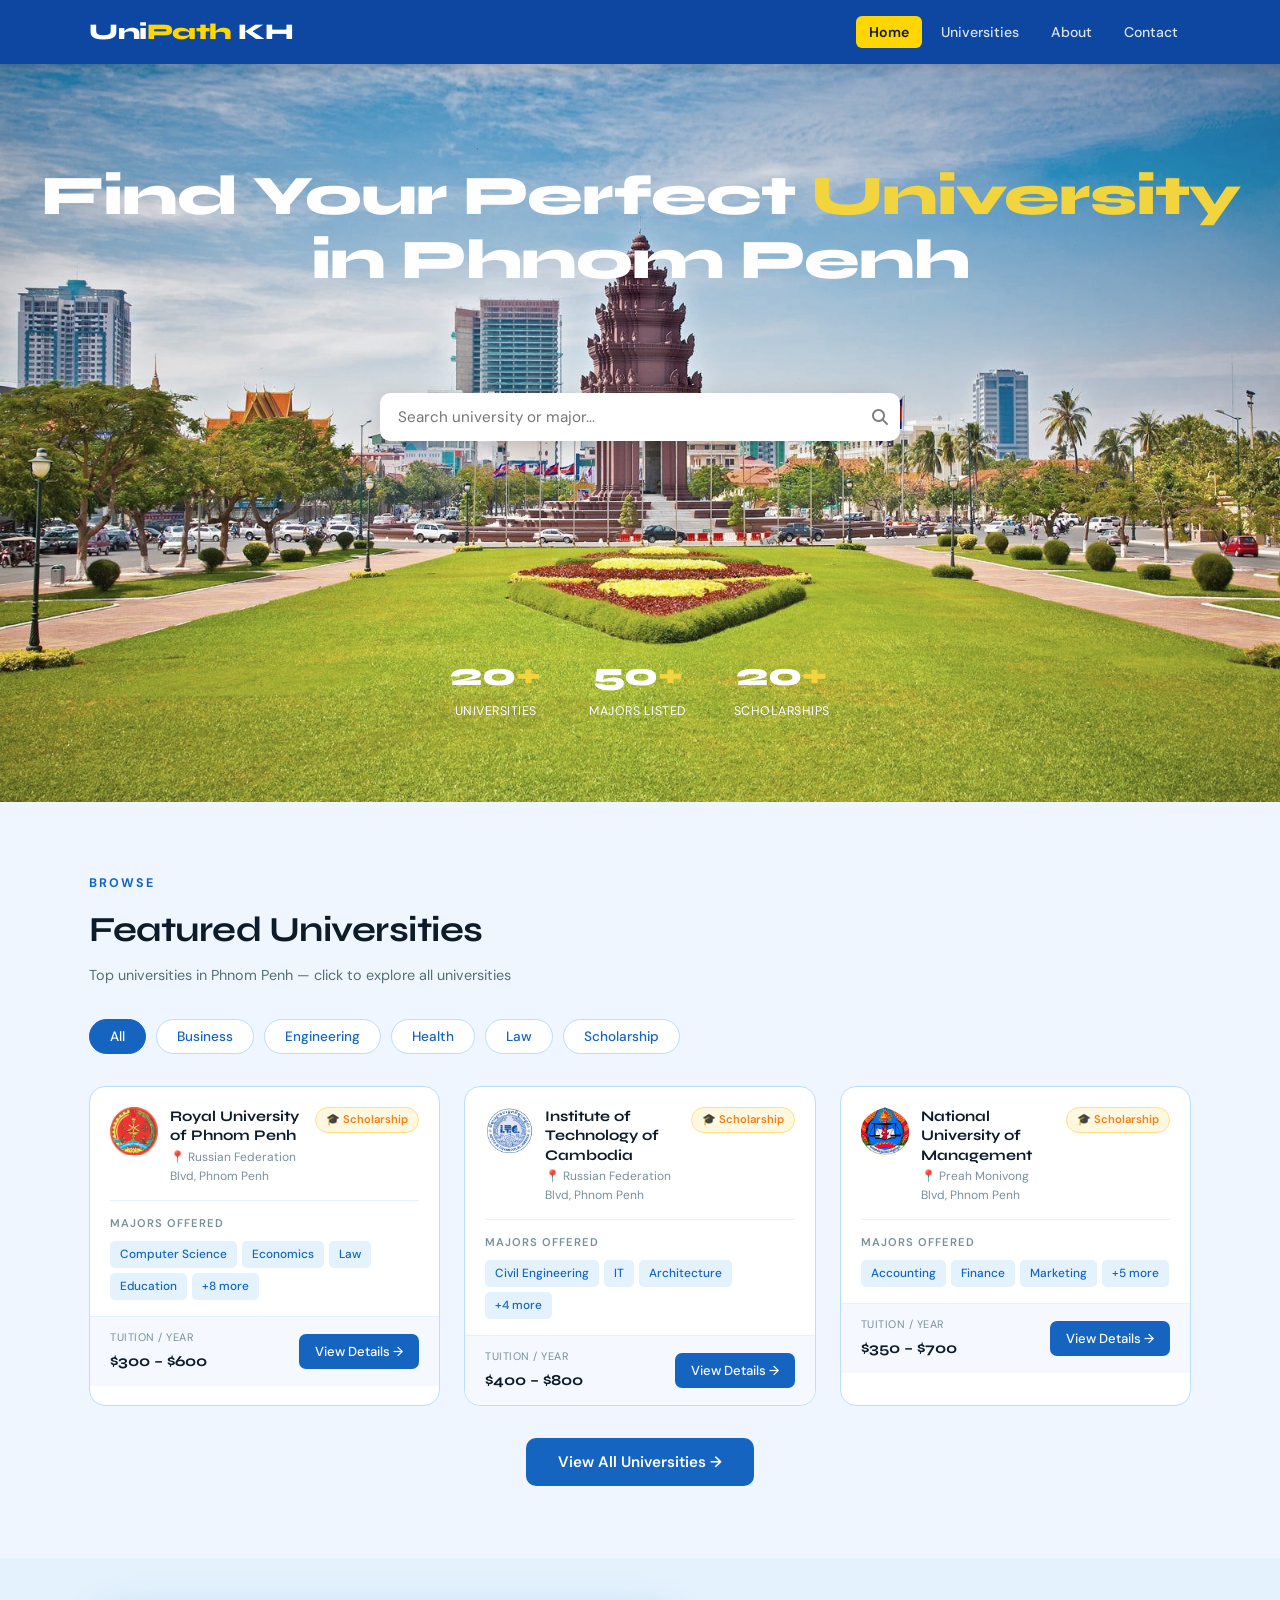
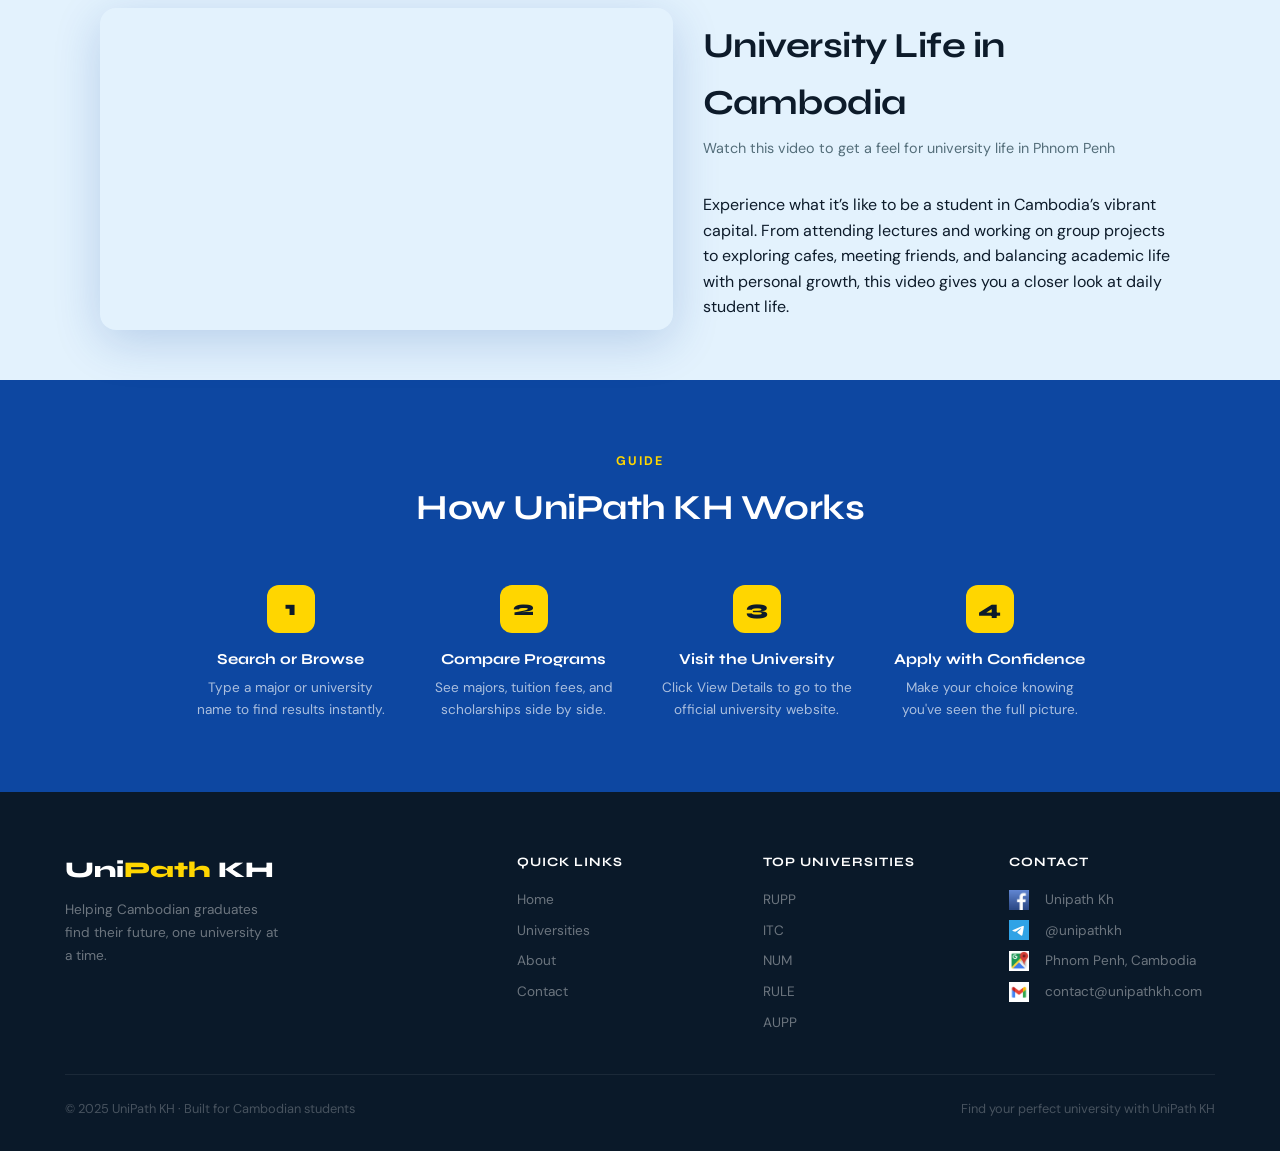
<file: index.html>
<!DOCTYPE html>
<html lang="en">
<head>
  <meta charset="UTF-8">
  <meta name="viewport" content="width=device-width, initial-scale=1.0">
  <title>UniPath KH — Find Your University in Cambodia</title>
  <link rel="stylesheet" href="style.css">
  <link rel="icon" type="image/png" href="/WEB I_ Final Project/images/favicon1.png">
  <link rel="stylesheet" href="https://cdnjs.cloudflare.com/ajax/libs/font-awesome/6.5.0/css/all.min.css">
</head>
<body>

  <!-- HEADER & NAV -->
  <header>
    <nav>
      <div class="logo">Uni<span>Path</span> KH</div>
      <button class="hamburger" onclick="toggleMenu()" aria-label="Toggle menu">
        <span></span><span></span><span></span>
      </button>
      <ul id="navMenu">
        <li><a href="index.html" class="active">Home</a></li>
        <li><a href="university.html">Universities</a></li>
        <li><a href="about.html">About</a></li>
        <li><a href="contact.html">Contact</a></li>
      </ul>
    </nav>
  </header>
  <main>

    <!-- HERO SECTION -->
    <section class="hero">
      <h1>Find Your Perfect <span>University</span><br>in Phnom Penh</h1>
      <div class="search-bar">
        <input type="text" id="searchInput" onkeyup="showSuggestions()" placeholder="Search university or major...">
        <i class="fa fa-search search-icon" onclick="selectTheFirstUni()"></i>
        <div id="suggestionsBox" class="suggestions-box"></div>
      </div>
      <div class="stats">
        <div class="stat">
          <div class="stat-num">20<span>+</span></div>
          <div class="stat-label">Universities</div>
        </div>
        <div class="stat">
          <div class="stat-num">50<span>+</span></div>
          <div class="stat-label">Majors Listed</div>
        </div>
        <div class="stat">
          <div class="stat-num">20<span>+</span></div>
          <div class="stat-label">Scholarships</div>
        </div>
      </div>
    </section>

    <!-- FEATURED UNIVERSITIES SECTION -->
    <section class="section" id="universities">
      <div class="section-label">Browse</div>
      <h2 class="section-title">Featured Universities</h2>
      <p class="section-sub">Top universities in Phnom Penh — click to explore all universities</p>

      <!-- FILTER BUTTONS -->
      <div class="filters">
        <button class="filter-btn active">All</button>
        <button class="filter-btn">Business</button>
        <button class="filter-btn">Engineering</button>
        <button class="filter-btn">Health</button>
        <button class="filter-btn">Law</button>
        <button class="filter-btn"> Scholarship</button>
      </div>

      <!-- UNIVERSITY CARDS GRID -->
      <div class="uni-grid">

        <!-- CARD 1 -->
        <article class="uni-card">
          <div class="card-top">
            <div class="uni-logo-box">
              <img src="images/rupp.jpg" alt="RUPP Logo">
            </div>
            <div class="uni-info">
              <div class="uni-name">Royal University of Phnom Penh</div>
              <div class="uni-location">📍 Russian Federation Blvd, Phnom Penh</div>
            </div>
            <span class="scholarship-badge">🎓 Scholarship</span>
          </div>
          <div class="card-divider"></div>
          <div class="majors-label">Majors Offered</div>
          <div class="major-tags">
            <span class="tag">Computer Science</span>
            <span class="tag">Economics</span>
            <span class="tag">Law</span>
            <span class="tag">Education</span>
            <span class="tag">+8 more</span>
          </div>
          <div class="card-footer">
            <div>
              <span class="tuition-label">Tuition / Year</span>
              <span class="tuition-price">$300 – $600</span>
            </div>
            <a href="university.html" class="view-btn">View Details →</a>
          </div>
        </article>

        <!-- CARD 2 -->
        <article class="uni-card">
          <div class="card-top">
            <div class="uni-logo-box">
              <img src="images/Institute_of_Technology_of_Cambodia_logo.png" alt="ITC Logo">
            </div>
            <div class="uni-info">
              <div class="uni-name">Institute of Technology of Cambodia</div>
              <div class="uni-location">📍 Russian Federation Blvd, Phnom Penh</div>
            </div>
            <span class="scholarship-badge">🎓 Scholarship</span>
          </div>
          <div class="card-divider"></div>
          <div class="majors-label">Majors Offered</div>
          <div class="major-tags">
            <span class="tag">Civil Engineering</span>
            <span class="tag">IT</span>
            <span class="tag">Architecture</span>
            <span class="tag">+4 more</span>
          </div>
          <div class="card-footer">
            <div>
              <span class="tuition-label">Tuition / Year</span>
              <span class="tuition-price">$400 – $800</span>
            </div>
            <a href="university.html" class="view-btn">View Details →</a>
          </div>
        </article>

        <!-- CARD 3 -->
        <article class="uni-card">
          <div class="card-top">
            <div class="uni-logo-box">
              <img src="images/National_University_of_Cambodia_logo.png" alt="NUM Logo">
            </div>
            <div class="uni-info">
              <div class="uni-name">National University of Management</div>
              <div class="uni-location">📍 Preah Monivong Blvd, Phnom Penh</div>
            </div>
            <span class="scholarship-badge">🎓 Scholarship</span>
          </div>
          <div class="card-divider"></div>
          <div class="majors-label">Majors Offered</div>
          <div class="major-tags">
            <span class="tag">Accounting</span>
            <span class="tag">Finance</span>
            <span class="tag">Marketing</span>
            <span class="tag">+5 more</span>
          </div>
          <div class="card-footer">
            <div>
              <span class="tuition-label">Tuition / Year</span>
              <span class="tuition-price">$350 – $700</span>
            </div>
            <a href="university.html" class="view-btn">View Details →</a>
          </div>
        </article>

      </div>

      <p style="text-align:center; margin-top:32px;">
        <a href="university.html" style="display:inline-block; padding:12px 32px; background:#1565C0; color:white; border-radius:10px; font-weight:600; font-size:0.95rem; text-decoration:none;">
          View All Universities →
        </a>
      </p>
    </section>

    <!-- VIDEO SECTION -->
   <section class="video-section" id="video">
  <div class="video-inner">
    <div class="video-columns">

  
      <div class="video-col-left">
        <div class="video-wrapper">
          <iframe width="560" height="315" src="https://www.youtube.com/embed/0mPF1BX0y6g?si=Roje7Saokhc6nMxQ"
            title="YouTube video player" frameborder="0"
            allow="accelerometer; autoplay; clipboard-write; encrypted-media; gyroscope; picture-in-picture; web-share"
            referrerpolicy="strict-origin-when-cross-origin" allowfullscreen></iframe>
        </div>
      </div>


      <div class="video-col-right">
        <h2 class="section-title">University Life in Cambodia</h2>
        <p class="section-sub">Watch this video to get a feel for university life in Phnom Penh</p>
        <p> Experience what it’s like to be a student in Cambodia’s vibrant capital. 
        From attending lectures and working on group projects to exploring cafes, 
        meeting friends, and balancing academic life with personal growth, 
        this video gives you a closer look at daily student life.</p>
      </div>

    </div>
  </div>
</section>


    <!-- HOW IT WORKS -->
    <section class="how-section" id="how">
      <div class="how-inner">
        <div class="section-label">Guide</div>
        <h2 class="section-title">How UniPath KH Works</h2>
        <div class="steps">
          <div class="step">
            <div class="step-num">1</div>
            <h3>Search or Browse</h3>
            <p>Type a major or university name to find results instantly.</p>
          </div>
          <div class="step">
            <div class="step-num">2</div>
            <h3>Compare Programs</h3>
            <p>See majors, tuition fees, and scholarships side by side.</p>
          </div>
          <div class="step">
            <div class="step-num">3</div>
            <h3>Visit the University</h3>
            <p>Click View Details to go to the official university website.</p>
          </div>
          <div class="step">
            <div class="step-num">4</div>
            <h3>Apply with Confidence</h3>
            <p>Make your choice knowing you've seen the full picture.</p>
          </div>
        </div>
      </div>
    </section>

  </main>

  <!-- FOOTER -->
  <footer>
    <div class="footer-inner">
      <div class="footer-top">
        <div class="footer-brand">
          <div class="footer-logo">Uni<span>Path</span> KH</div>
          <p>Helping Cambodian graduates find their future, one university at a time.</p>
        </div>
        <div class="footer-col">
          <h4>Quick Links</h4>
          <ul>
            <li><a href="index.html">Home</a></li>
            <li><a href="university.html">Universities</a></li>
            <li><a href="about.html">About</a></li>
            <li><a href="contact.html">Contact</a></li>
          </ul>
        </div>
        <div class="footer-col">
          <h4>Top Universities</h4>
          <ul>
            <li><a href="university.html">RUPP</a></li>
            <li><a href="university.html">ITC</a></li>
            <li><a href="university.html">NUM</a></li>
            <li><a href="university.html">RULE</a></li>
            <li><a href="university.html">AUPP</a></li>
          </ul>
        </div>
        <div class="footer-col">
          <h4>Contact</h4>
          <ul>
            <li><a href="https://www.facebook.com/share/1CmQjyRgP5/?mibextid=wwXIfr">
              <img src="images/facebook_logo.jpg" alt="facebook logo" > Unipath Kh</a></li>
            <li><a href="https://t.me/Viriyakosal">
              <img src="images/telegram_logo.jpg" alt="telegram logo" >@unipathkh</a></li>
            <li><a href="contact.html">
              <img src="images/location_logo.jpg" alt="location logo" > Phnom Penh, Cambodia</a></li>
             <li><a href="mailto:viriyakosal@gmail.com">
              <img src="images/email_logo.jpg" alt="email logo" > contact@unipathkh.com</a></li>
          </ul>
        </div>
      </div>
      <div class="footer-bottom">
        <p>© 2025 UniPath KH · Built for Cambodian students</p>
        <p>Find your perfect university with UniPath KH</p>
      </div>
    </div>
  </footer>

  <script>
    function toggleMenu() {
      document.getElementById('navMenu').classList.toggle('open');
    }
    const universities = [
      {
        name: "Royal University of Phnom Penh",
        majors: ["Computer Science", "Economics", "Law", "Education", "Literature"],
        link: "university.html#rupp"
      },
      {
        name: "Institute of Technology of Cambodia",
        majors: ["Civil Engineering", "IT", "Architecture", "Mechanical Engineering"],
        link: "university.html#itc"
      },
      {
        name: "Paññāsāstra University of Cambodia",
        majors: ["Business Admin", "Law", "Tourism", "Computer Science"],
        link: "university.html#puc"
      },
      {
        name: "National University of Management",
        majors: ["Accounting", "Finance", "Marketing", "Banking"],
        link: "university.html#num"
      },
      {
        name: "American University of Phnom Penh",
        majors: ["Business Admin", "Computer Science", "Liberal Arts", "Data Science"],
        link: "university.html#aupp"
      },
      {
        name: "Paragon International University",
        majors: ["Business", "IT", "Accounting", "Architecture"],
        link: "university.html#paragon"
      },
      {
        name: "Royal University of Law and Economics",
        majors: ["Law", "Economics", "Finance", "Management"],
        link: "university.html#rule"
      },
      {
        name: "International University",
        majors: ["Social Sciences and Journalism", "Pharmacy", "Nursing Sciences", "Dentistry"],
        link: "university.html#iu"
      },
      {
        name: "University of Health Sciences",
        majors: ["Dentistry", "Pharmacy", "Nursing", "Medicine"],
        link: "university.html#uhs"
      },
      {
        name: "Institute of Banking Studies",
        majors: ["Banking", "Finance", "Accounting"],
        link: "university.html#ibs"
      },
      {
        name: "Royal University of Fine Arts",
        majors: ["Archaeology", "Architecture and Urbanism", "Music"],
        link: "university.html#rufa"
      },
      {
        name: "CamEd Business School",
        majors: ["Business", "Accounting", "Finance"],
        link: "university.html#camed"
      },
      {
        name: "University of Cambodia",
        majors: ["Business", "Foreign Languages", "Media and Communication"],
        link: "university.html#uc"
      },
      {
        name: "University of Puthisastra",
        majors: ["Dentistry", "Health Sciences & Biotechnology", "Pharmacy"],
        link: "university.html#puthisastra"
      },
      {
        name: "Cambodia Academy of Digital Technology",
        majors: ["Computer Science", "Software Development", "Data Science"],
        link: "university.html#cadt"
      },
      {
        name: "University of Technology and Entrepreneurship",
        majors: ["Computer Science", "Digital Marketing", "Business"],
        link: "university.html#ute"
      },
      {
        name: "De Montfort University Cambodia",
        majors: ["Accounting and Finance", "Business and Marketing", "Computer Science"],
        link: "university.html#dmuc"
      },
      {
        name: "SETEC Institute",
        majors: ["Database Administration", "Networking Technology", "Business Information Technology"],
        link: "university.html#setec"
      },
      {
        name: "Department of Media and Communication",
        majors: ["Journalism", "Filming", "Graphic Design"],
        link: "university.html#dmc"
      },
      {
        name: "PSE Film School",
        majors: ["Filmmaker", "Video Editor", "Production Management"],
        link: "university.html#pse"
      },
      {
        name: "Norton University",
        majors: ["Social Science", "Health Science", "Arts, Humanities and Languages"],
        link: "university.html#norton"
      },
      {
        name: "National Institute of Education",
        majors: ["Primary/Secondary School Teacher", "Education Policy Officer", "Educational Research"],
        link: "university.html#nie"
      },
      {
        name: "Royal University of Agriculture",
        majors: ["Farm/Plantation Manager", "Food Safety Inspector", "Agronomist/Agricultural Engineer"],
        link: "university.html#rua"
      },
      {
        name: "Police Academy of Cambodia",
        majors: ["Police Officer"],
        link: "university.html#pac"
      }
    ];
    function showSuggestions() {
      const input = document.getElementById("searchInput").value.toLowerCase();
      const box = document.getElementById("suggestionsBox");

      box.innerHTML = "";

      if (input === "") return;

      let found = false;

      universities.forEach(uni => {
        const nameMatch = uni.name.toLowerCase().includes(input);

        const majorMatch = uni.majors.some(m =>
          m.toLowerCase().includes(input)
        );

      if (nameMatch || majorMatch) {
        found = true;

        box.innerHTML += `
          <div class="suggestion-item" onclick="goTo('${uni.link}')">
            <strong>${uni.name}</strong><br>
            <small>${uni.majors.join(", ")}</small>
          </div>
        `;
      }
    });

    if (!found) {
        box.innerHTML = `<div class="no-result">No results found</div>`;
      }
    }

    function goTo(link) {
      window.location.href = link;
    }
    function selectTheFirstUni(link) {
      const firstUni = document.querySelector(".suggestion-item");
      if (firstUni) {
        firstUni.click()
      }
      else {
        alert("No suggestion found found")
      }
    }
  </script>

</body>
</html>
</file>
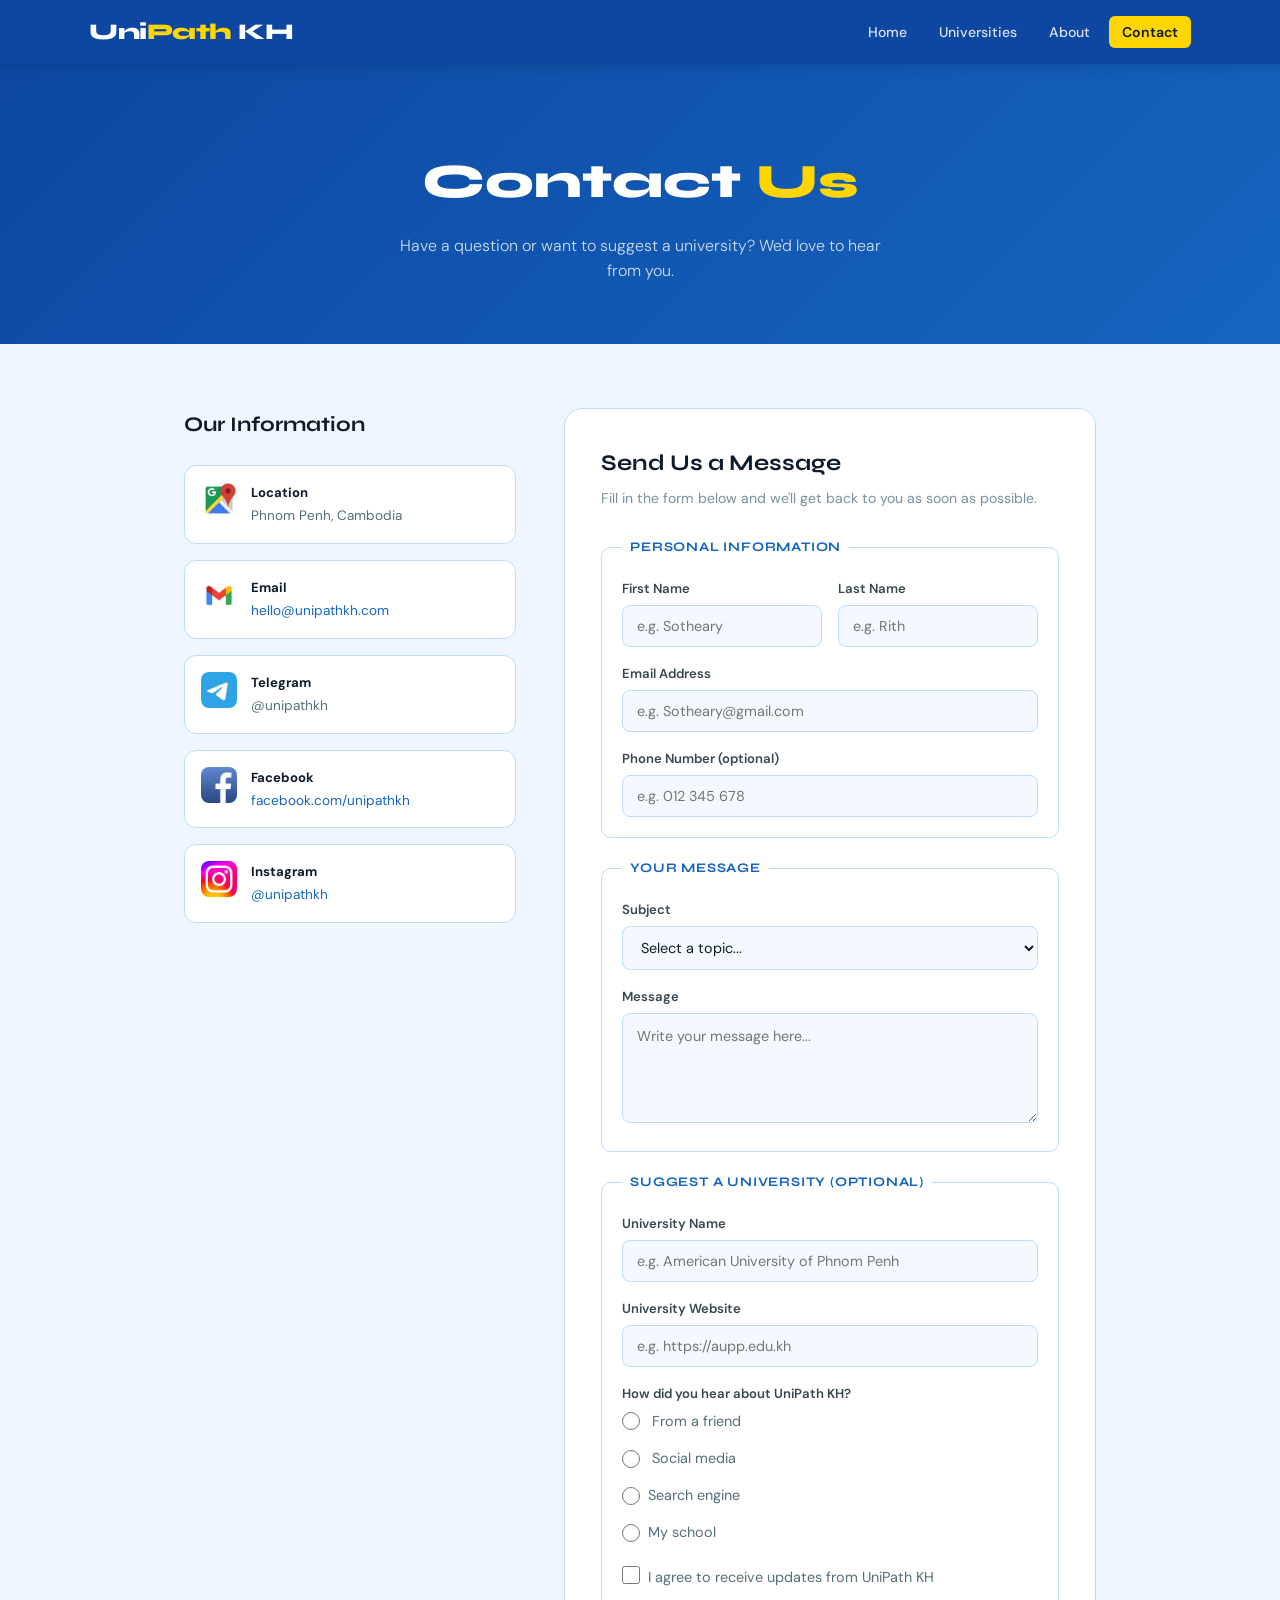
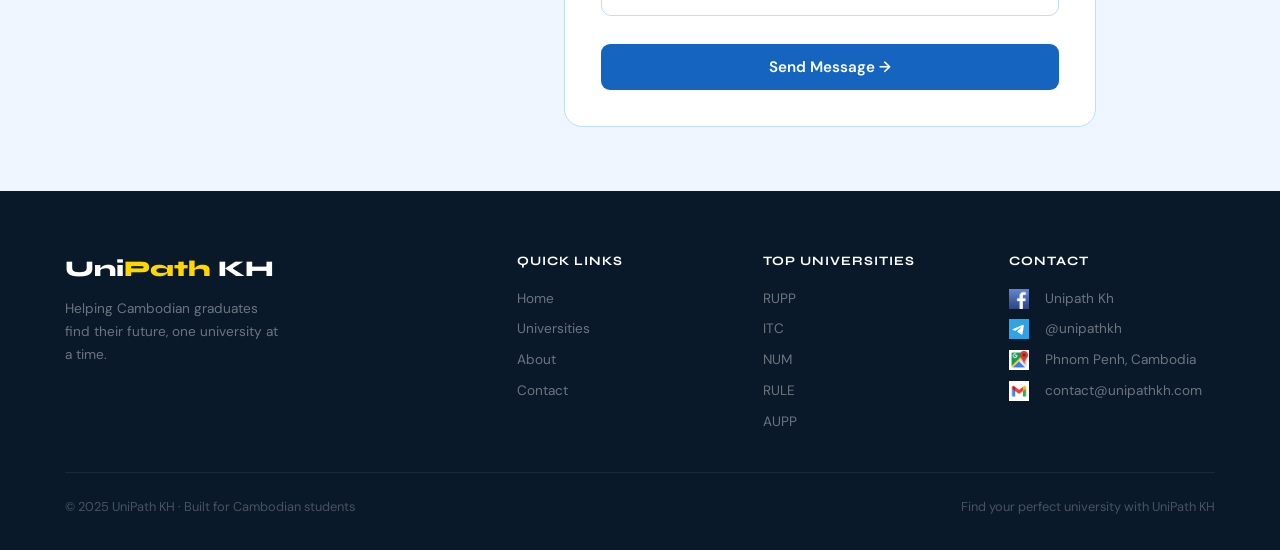
<file: contact.html>
<!DOCTYPE html>
<html lang="en">
<head>
  <meta charset="UTF-8">
  <meta name="viewport" content="width=device-width, initial-scale=1.0">
  <title>Contact — UniPath KH</title>
  <link rel="stylesheet" href="style.css">
</head>
<body>

  <!-- HEADER & NAV -->
  <header>
    <nav>
      <div class="logo">Uni<span>Path</span> KH</div>
      <button class="hamburger" onclick="toggleMenu()" aria-label="Toggle menu">
        <span></span><span></span><span></span>
      </button>
      <ul id="navMenu">
        <li><a href="index.html">Home</a></li>
        <li><a href="university.html">Universities</a></li>
        <li><a href="about.html">About</a></li>
        <li><a href="contact.html" class="active">Contact</a></li>
      </ul>
    </nav>
  </header>

  <main>

    <!-- PAGE HERO -->
    <section class="page-hero">
      <h1>Contact <span>Us</span></h1>
      <p>Have a question or want to suggest a university? We'd love to hear from you.</p>
    </section>

    <!-- CONTACT BODY -->
    <div class="contact-body">

      <!-- LEFT — INFO -->
      <aside class="contact-info">
        <h2>Our Information</h2>

        <div class="info-item">
          <div class="info-image">
              <a href="https://maps.google.com/?q=Phnom+Penh,+Cambodia" target="_blank" rel="noopener noreferrer">
                <img src="images/location_logo.jpg" alt="Location logo">
              </a>
          </div>
          <div>
            <strong>Location</strong>
            <p>Phnom Penh, Cambodia</p>
          </div>
        </div>

        <div class="info-item">
          <div class="info-image">
            <img src="images/email_logo.jpg" alt="Email logo">
          </div>
          <div>
            <strong>Email</strong>
            <p><a href="mailto:viriyakosal@gmail.com">hello@unipathkh.com</a></p>
          </div>
        </div>

        <div class="info-item">
          <div class="info-image">
            <img src="images/telegram_logo.jpg" alt="telegram logo">
          </div>
          <div>
            <strong>Telegram</strong>
            <a href="https://t.me/Viriyakosal" target="_blank" rel="noopener noreferrer">
              <p>@unipathkh</p>
          </div>
        </div>

        <div class="info-item">
          <div class="info-image">
            <img src="images/facebook_logo.jpg" alt="facebook logo">
          </div>
          <div>
            <strong>Facebook</strong>
            <p><a href="https://www.facebook.com/share/1CmQjyRgP5/?mibextid=wwXIfr" target="_blank" rel="noopener noreferrer">facebook.com/unipathkh</a></p>
          </div>
        </div>

        <div class="info-item">
          <div class="info-image">
            <img src="images/ig_logo.jpg" alt="ig logo">
          </div>
          <div>
            <strong>Instagram</strong>
            <p><a href="https://www.instagram.com/heeyayyuy__?igsh=bWNrMHI1dnBqcnI2&utm_source=qr">@unipathkh</a></p>
          </div>
        </div>
      </aside>

      <!-- RIGHT — FORM -->
      <div class="contact-form-box">
        <h2>Send Us a Message</h2>
        <p class="form-sub">Fill in the form below and we'll get back to you as soon as possible.</p>

        <form action="#" method="post">

          <!-- FIELDSET 1 — Personal Info -->
          <fieldset>
            <legend>Personal Information</legend>

            <div class="form-row">
              <div class="form-group">
                <label for="firstname">First Name</label>
                <input type="text" id="firstname" name="firstname" placeholder="e.g. Sotheary" required>
              </div>
              <div class="form-group">
                <label for="lastname">Last Name</label>
                <input type="text" id="lastname" name="lastname" placeholder="e.g. Rith" required>
              </div>
            </div>

            <div class="form-group">
              <label for="email">Email Address</label>
              <input type="email" id="email" name="email" placeholder="e.g. Sotheary@gmail.com" required>
            </div>

            <div class="form-group">
              <label for="phone">Phone Number (optional)</label>
              <input type="tel" id="phone" name="phone" placeholder="e.g. 012 345 678">
            </div>

          </fieldset>

          <!-- FIELDSET 2 — Message -->
          <fieldset>
            <legend>Your Message</legend>

            <div class="form-group">
              <label for="subject">Subject</label>
              <select id="subject" name="subject" required>
                <option value="" disabled selected>Select a topic...</option>
                <option value="question">Question about a University</option>
                <option value="suggest">Suggest a University to Add</option>
                <option value="scholarship">Scholarship Information</option>
                <option value="report">Report Wrong Information</option>
                <option value="other">Other</option>
              </select>
            </div>

            <div class="form-group">
              <label for="message">Message</label>
              <textarea id="message" name="message" placeholder="Write your message here..." required></textarea>
            </div>

          </fieldset>

          <!-- FIELDSET 3 — University Recommendation -->
          <fieldset>
            <legend>Suggest a University (Optional)</legend>

            <div class="form-group">
              <label for="uni-name">University Name</label>
              <input type="text" id="uni-name" name="uni-name" placeholder="e.g. American University of Phnom Penh">
            </div>

            <div class="form-group">
              <label for="uni-website">University Website</label>
              <input type="url" id="uni-website" name="uni-website" placeholder="e.g. https://aupp.edu.kh">
            </div>

            <div class="form-group">
              <label>How did you hear about UniPath KH?</label>
              <div style="display:flex; flex-direction:column; gap:8px; margin-top:4px;">
                <label style="display:flex; align-items:center; gap:12px; font-weight:400; color:#546E7A; font-size:0.9rem; cursor:pointer;">
                  <input type="radio" name="referral" value="friend" style="width:18px; height:18px; accent: color #1e88e5;"> From a friend
                </label>
                <label style="display:flex; align-items:center; gap:12px; font-weight:400; color:#546E7A; font-size:0.9rem; cursor:pointer;">
                  <input type="radio" name="referral" value="social" style="width:18px; height:18px; accent: color #1e88e5;"> Social media
                </label>
                <label style="display:flex; align-items:center; gap:8px; font-weight:400; color:#546E7A; font-size:0.9rem; cursor:pointer;">
                  <input type="radio" name="referral" value="search" style="width:18px; height:18px; accent: color #1e88e5;"> Search engine
                </label>
                <label style="display:flex; align-items:center; gap:8px; font-weight:400; color:#546E7A; font-size:0.9rem; cursor:pointer;">
                  <input type="radio" name="referral" value="school" style="width:18px; height:18px; accent: color #1e88e5;"> My school
                </label>
              </div>
            </div>

            <div class="form-group">
              <label style="display:flex; align-items:flex-start; gap:8px; font-weight:400; color:#546E7A; font-size:0.9rem; cursor:pointer;">
                <input type="checkbox" name="subscribe" value="yes" style="width:18px; height:18px; accent: color #1e88e5;">
                I agree to receive updates from UniPath KH
              </label>
            </div>

          </fieldset>

          <button type="submit" class="submit-btn">Send Message →</button>

        </form>
      </div>

    </div>

  </main>

  <!-- FOOTER -->
   <footer>
    <div class="footer-inner">
      <div class="footer-top">
        <div class="footer-brand">
          <div class="footer-logo">Uni<span>Path</span> KH</div>
          <p>Helping Cambodian graduates find their future, one university at a time.</p>
        </div>
        <div class="footer-col">
          <h4>Quick Links</h4>
          <ul>
            <li><a href="index.html">Home</a></li>
            <li><a href="university.html">Universities</a></li>
            <li><a href="about.html">About</a></li>
            <li><a href="contact.html">Contact</a></li>
          </ul>
        </div>
        <div class="footer-col">
          <h4>Top Universities</h4>
          <ul>
            <li><a href="university.html">RUPP</a></li>
            <li><a href="university.html">ITC</a></li>
            <li><a href="university.html">NUM</a></li>
            <li><a href="university.html">RULE</a></li>
            <li><a href="university.html">AUPP</a></li>
          </ul>
        </div>
        <div class="footer-col">
          <h4>Contact</h4>
          <ul>
            <li><a href="https://www.facebook.com/share/1CmQjyRgP5/?mibextid=wwXIfr">
              <img src="images/facebook_logo.jpg" alt="facebook logo" > Unipath Kh</a></li>
            <li><a href="https://t.me/Viriyakosal">
              <img src="images/telegram_logo.jpg" alt="telegram logo" >@unipathkh</a></li>
            <li><a href="contact.html">
              <img src="images/location_logo.jpg" alt="location logo" > Phnom Penh, Cambodia</a></li>
             <li><a href="mailto:viriyakosal@gmail.com">
              <img src="images/email_logo.jpg" alt="email logo" > contact@unipathkh.com</a></li>
          </ul>
        </div>
      </div>
      <div class="footer-bottom">
        <p>© 2025 UniPath KH · Built for Cambodian students</p>
        <p>Find your perfect university with UniPath KH</p>
      </div>
    </div>
  </footer>


  <script>
    function toggleMenu() {
      document.getElementById('navMenu').classList.toggle('open');
    }
  </script>

</body>
</html>
</file>
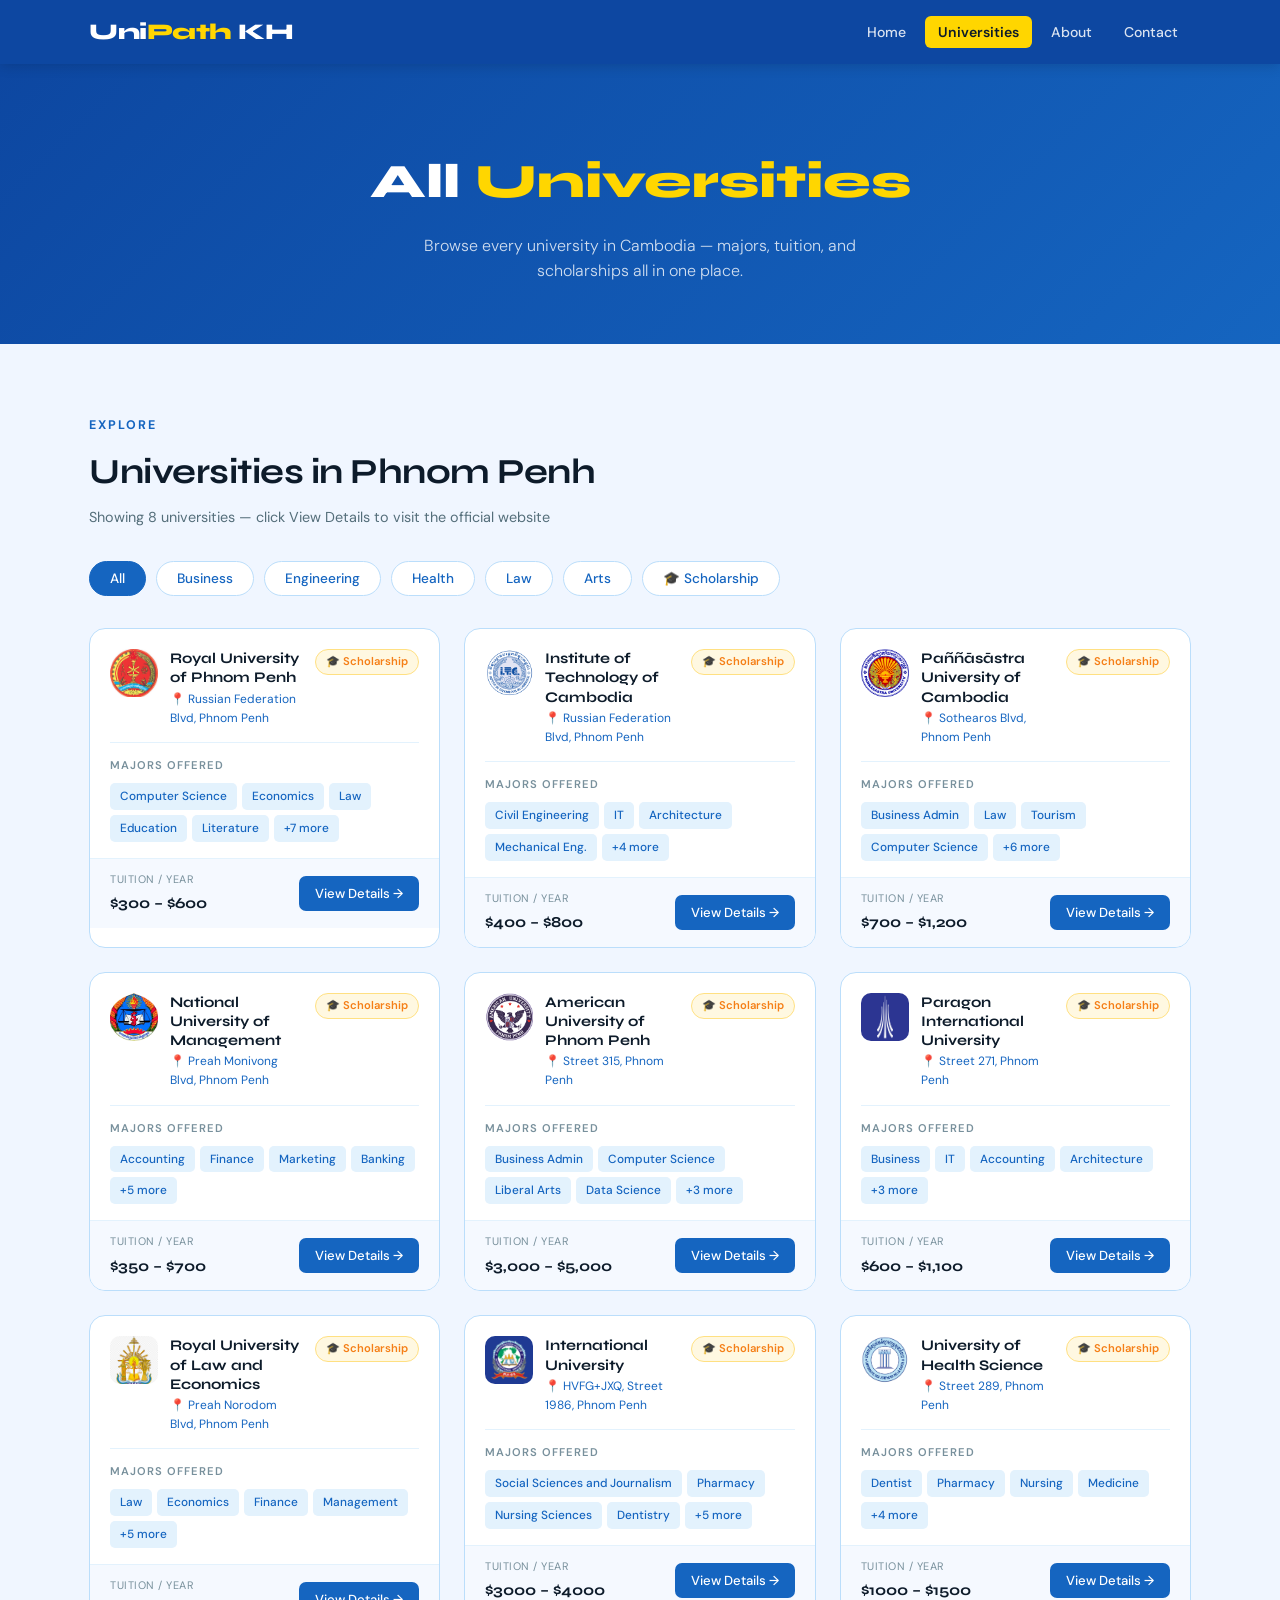
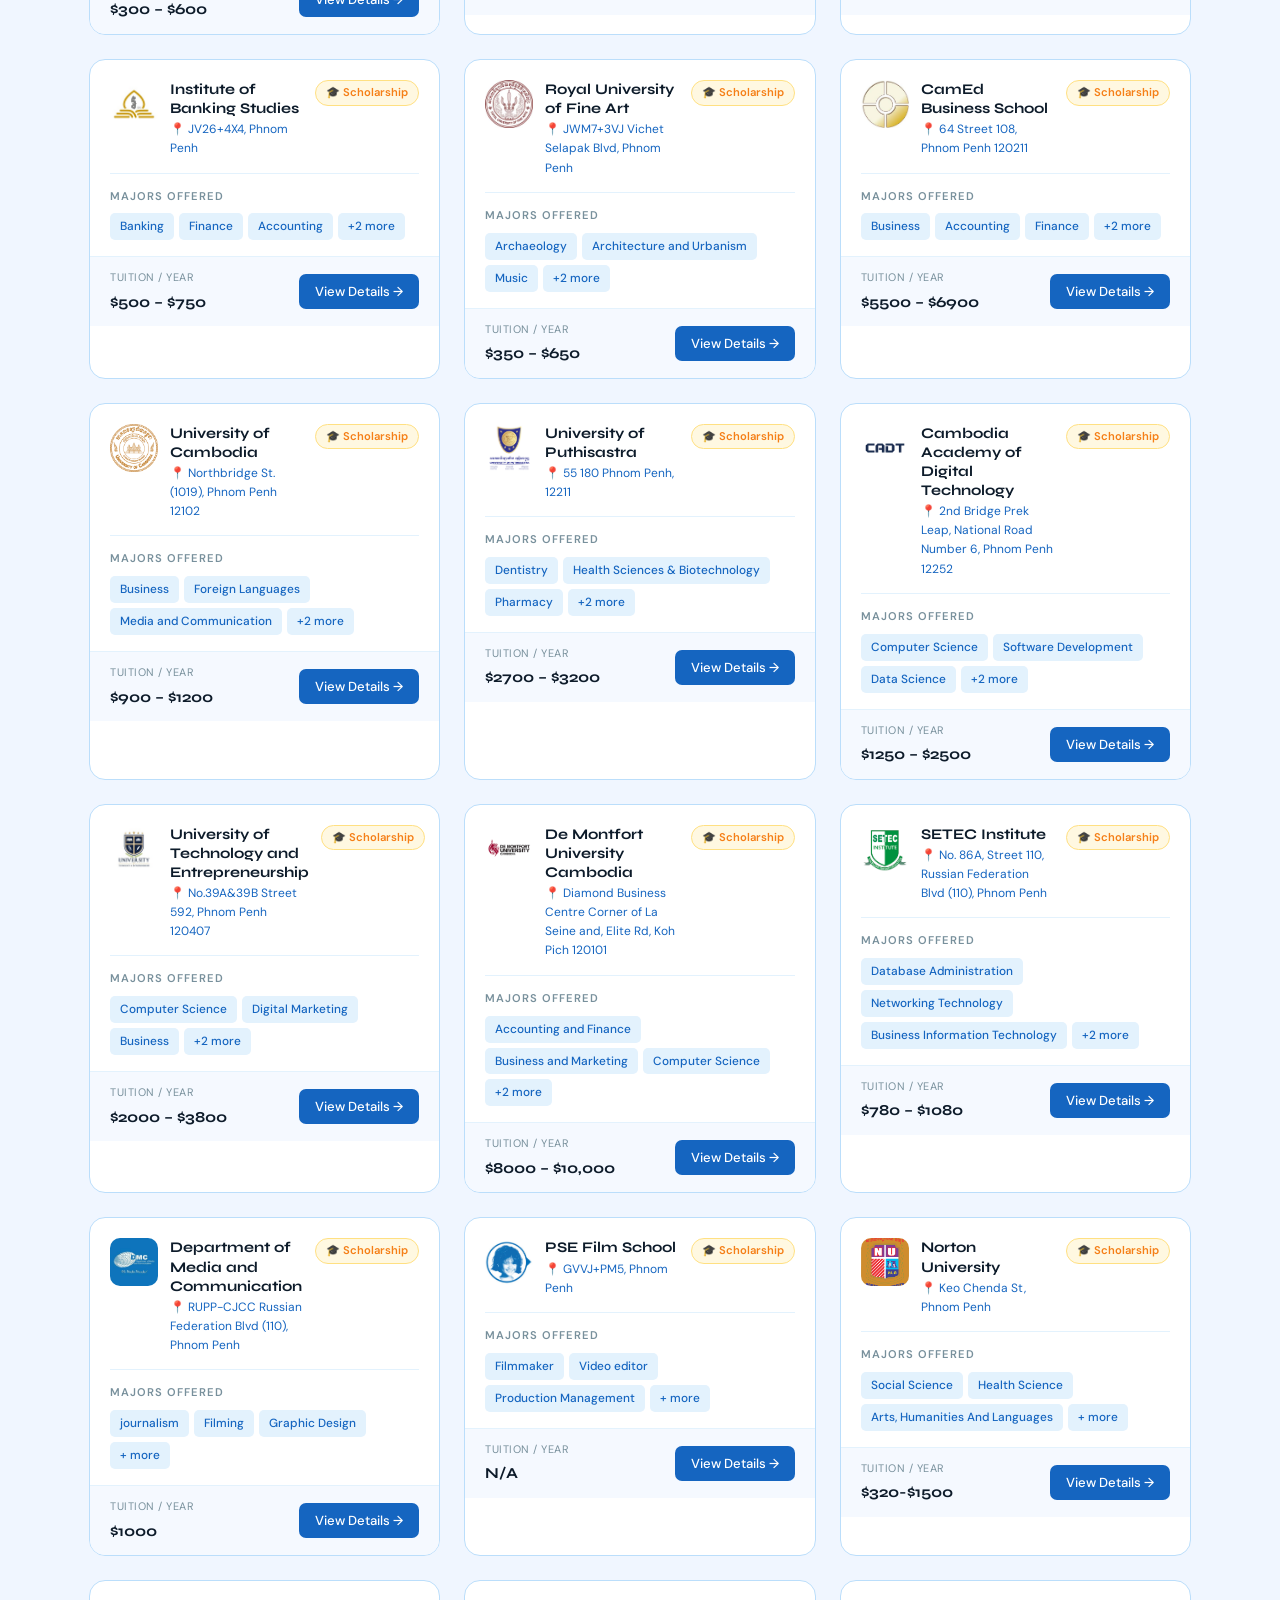
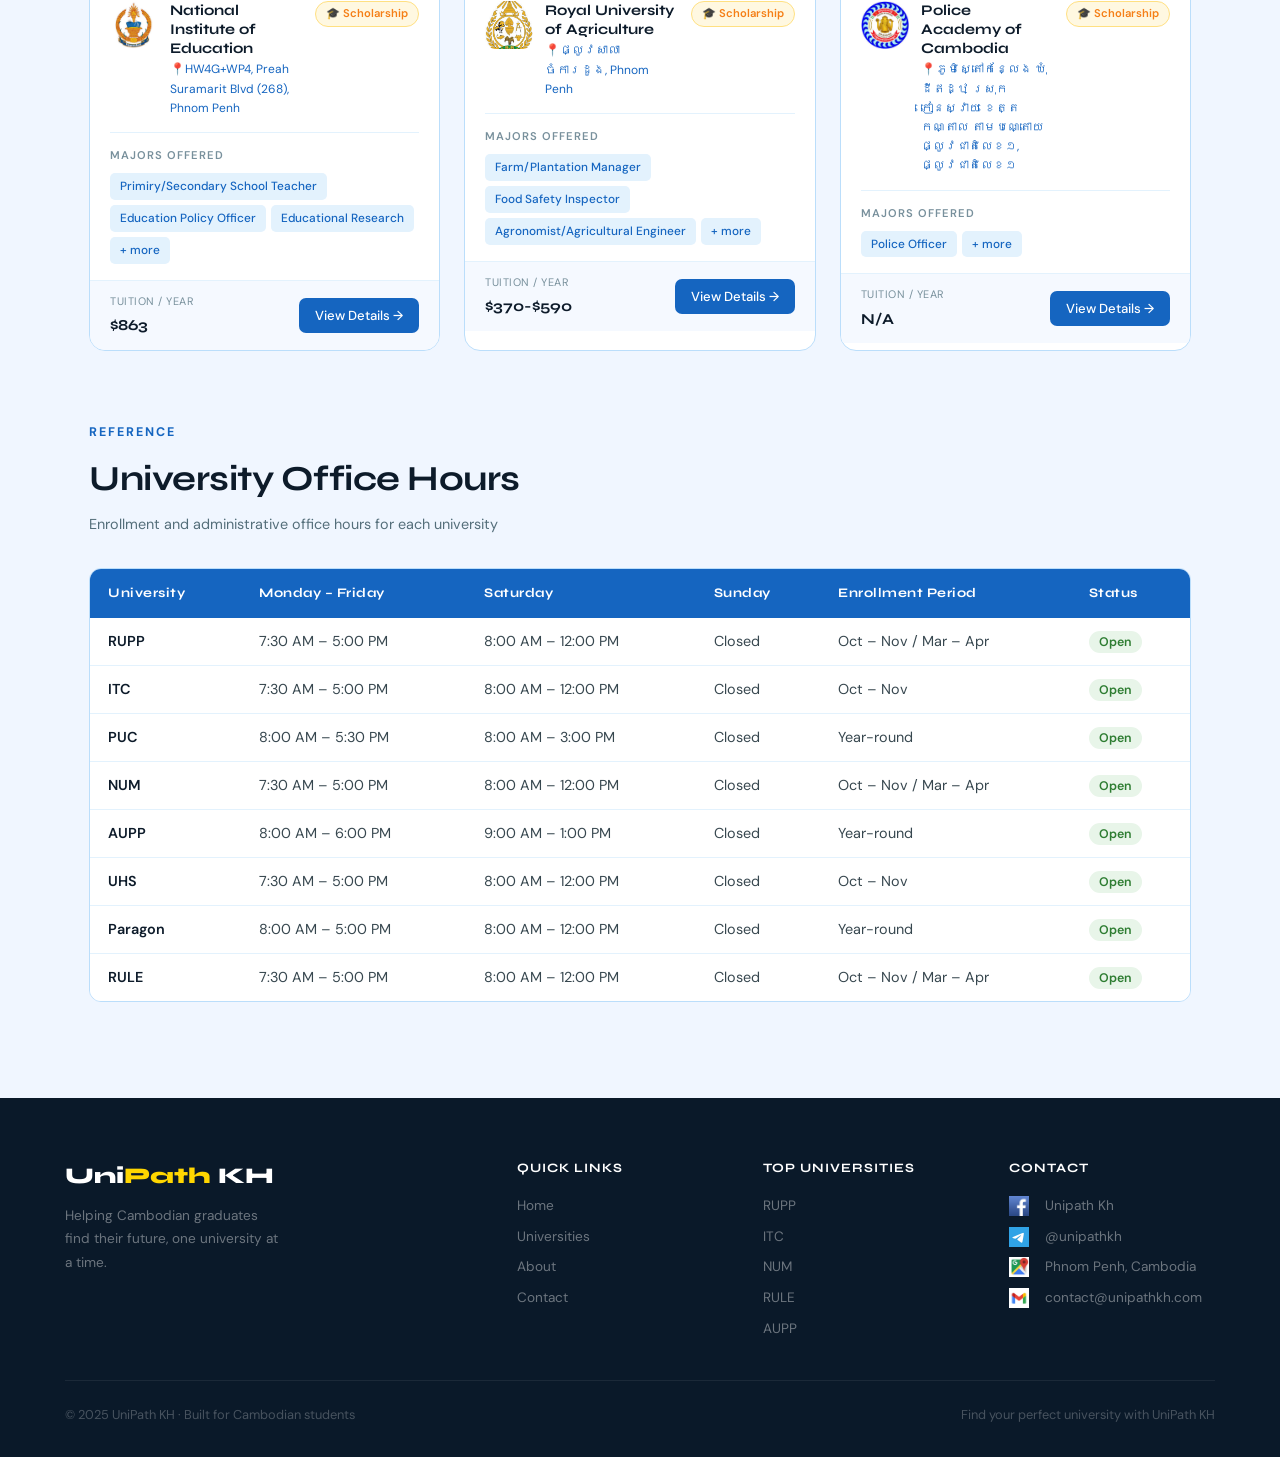
<file: university.html>
<!DOCTYPE html>
<html lang="en">
<head>
  <meta charset="UTF-8">
  <meta name="viewport" content="width=device-width, initial-scale=1.0">
  <title>Universities — UniPath KH</title>
  <link rel="stylesheet" href="style.css">
</head>
<body>

  <!-- HEADER & NAV -->
  <header>
    <nav>
      <div class="logo">Uni<span>Path</span> KH</div>
      <button class="hamburger" onclick="toggleMenu()" aria-label="Toggle menu">
        <span></span><span></span><span></span>
      </button>
      <ul id="navMenu">
        <li><a href="index.html">Home</a></li>
        <li><a href="university.html" class="active">Universities</a></li>
        <li><a href="about.html">About</a></li>
        <li><a href="contact.html">Contact</a></li>
      </ul>
    </nav>
  </header>

  <main>

    <!-- PAGE HERO -->
    <section class="page-hero">
      <h1>All <span>Universities</span></h1>
      <p>Browse every university in Cambodia — majors, tuition, and scholarships all in one place.</p>
    </section>

    <!-- UNIVERSITIES SECTION -->
    <section class="section">
      <div class="section-label">Explore</div>
      <h2 class="section-title">Universities in Phnom Penh</h2>
      <p class="section-sub">Showing 8 universities — click View Details to visit the official website</p>

      <!-- FILTER BUTTONS -->
      <div class="filters">
        <button class="filter-btn active">All</button>
        <button class="filter-btn">Business</button>
        <button class="filter-btn">Engineering</button>
        <button class="filter-btn">Health</button>
        <button class="filter-btn">Law</button>
        <button class="filter-btn">Arts</button>
        <button class="filter-btn">🎓 Scholarship</button>
      </div>

      <!-- CARDS GRID -->
      <div class="uni-grid">

        <article class="uni-card" id="rupp">
          <div class="card-top">
            <div class="uni-logo-box">
              <img src="images/rupp.jpg" alt="RUPP Logo">
            </div>
            <div class="uni-info">
              <div class="uni-name">Royal University of Phnom Penh</div>
              <div class="uni-location"><a href="https://maps.app.goo.gl/J4eo127VAQvdAU5q9">📍 Russian Federation Blvd, Phnom Penh</a></div>
            </div>
            <span class="scholarship-badge">🎓 Scholarship</span>
          </div>
          <div class="card-divider"></div>
          <div class="majors-label">Majors Offered</div>
          <div class="major-tags">
            <span class="tag">Computer Science</span>
            <span class="tag">Economics</span>
            <span class="tag">Law</span>
            <span class="tag">Education</span>
            <span class="tag">Literature</span>
            <span class="tag">+7 more</span>
          </div>
          <div class="card-footer">
            <div>
              <span class="tuition-label">Tuition / Year</span>
              <span class="tuition-price">$300 – $600</span>
            </div>
            <a href="https://rupp.edu.kh" target="_blank" class="view-btn">View Details →</a>
          </div>
        </article>

        <article class="uni-card" id="itc">
          <div class="card-top">
            <div class="uni-logo-box">
              <img src="images/Institute_of_Technology_of_Cambodia_logo.png" alt="ITC Logo">
            </div>
            <div class="uni-info">
              <div class="uni-name">Institute of Technology of Cambodia</div>
              <div class="uni-location"><a href="https://maps.app.goo.gl/xc8BMeDpicM1KKTw6">📍 Russian Federation Blvd, Phnom Penh</a></div>
            </div>
            <span class="scholarship-badge">🎓 Scholarship</span>
          </div>
          <div class="card-divider"></div>
          <div class="majors-label">Majors Offered</div>
          <div class="major-tags">
            <span class="tag">Civil Engineering</span>
            <span class="tag">IT</span>
            <span class="tag">Architecture</span>
            <span class="tag">Mechanical Eng.</span>
            <span class="tag">+4 more</span>
          </div>
          <div class="card-footer">
            <div>
              <span class="tuition-label">Tuition / Year</span>
              <span class="tuition-price">$400 – $800</span>
            </div>
            <a href="https://itc.edu.kh" target="_blank" class="view-btn">View Details →</a>
          </div>
        </article>

        <article class="uni-card" id="puc">
          <div class="card-top">
            <div class="uni-logo-box">
              <img src="images/PUC_Logo.png" alt="PUC Logo">
            </div>
            <div class="uni-info">
              <div class="uni-name">Paññāsāstra University of Cambodia</div>
              <div class="uni-location"><a href="https://maps.app.goo.gl/HcYLBo6fMzPzdLn36">📍 Sothearos Blvd, Phnom Penh</a></div>
            </div>
            <span class="scholarship-badge">🎓 Scholarship</span>
          </div>
          <div class="card-divider"></div>
          <div class="majors-label">Majors Offered</div>
          <div class="major-tags">
            <span class="tag">Business Admin</span>
            <span class="tag">Law</span>
            <span class="tag">Tourism</span>
            <span class="tag">Computer Science</span>
            <span class="tag">+6 more</span>
          </div>
          <div class="card-footer">
            <div>
              <span class="tuition-label">Tuition / Year</span>
              <span class="tuition-price">$700 – $1,200</span>
            </div>
            <a href="https://puc.edu.kh" target="_blank" class="view-btn">View Details →</a>
          </div>
        </article>

        <article class="uni-card" id="num">
          <div class="card-top">
            <div class="uni-logo-box">
              <img src="images/National_University_of_Cambodia_logo.png" alt="NUM Logo">
            </div>
            <div class="uni-info">
              <div class="uni-name">National University of Management</div>
              <div class="uni-location"> <a href="https://maps.app.goo.gl/XrdVk2QCnAzQP4f1A">📍 Preah Monivong Blvd, Phnom Penh</a></div>
            </div>
            <span class="scholarship-badge">🎓 Scholarship</span>
          </div>
          <div class="card-divider"></div>
          <div class="majors-label">Majors Offered</div>
          <div class="major-tags">
            <span class="tag">Accounting</span>
            <span class="tag">Finance</span>
            <span class="tag">Marketing</span>
            <span class="tag">Banking</span>
            <span class="tag">+5 more</span>
          </div>
          <div class="card-footer">
            <div>
              <span class="tuition-label">Tuition / Year</span>
              <span class="tuition-price">$350 – $700</span>
            </div>
            <a href="https://num.edu.kh" target="_blank" class="view-btn">View Details →</a>
          </div>
        </article>

        <article class="uni-card" id="aupp">
          <div class="card-top">
            <div class="uni-logo-box">
              <img src="images/AUPP_Logo.png" alt="AUPP Logo">
            </div>
            <div class="uni-info">
              <div class="uni-name">American University of Phnom Penh</div>
              <div class="uni-location"><a href="https://maps.app.goo.gl/rZajpGHZjDTyL56J9">📍 Street 315, Phnom Penh</a></div>
            </div>
            <span class="scholarship-badge">🎓 Scholarship</span>
          </div>
          <div class="card-divider"></div>
          <div class="majors-label">Majors Offered</div>
          <div class="major-tags">
            <span class="tag">Business Admin</span>
            <span class="tag">Computer Science</span>
            <span class="tag">Liberal Arts</span>
            <span class="tag">Data Science</span>
            <span class="tag">+3 more</span>
          </div>
          <div class="card-footer">
            <div>
              <span class="tuition-label">Tuition / Year</span>
              <span class="tuition-price">$3,000 – $5,000</span>
            </div>
            <a href="https://aupp.edu.kh" target="_blank" class="view-btn">View Details →</a>
          </div>
        </article>

        <article class="uni-card" id="paragon">
          <div class="card-top">
            <div class="uni-logo-box">
              <img src="images/paragon.png" alt="Paragon Logo">
            </div>
            <div class="uni-info">
              <div class="uni-name">Paragon International University</div>
              <div class="uni-location"><a href="https://maps.app.goo.gl/za3uQHsGS89Px1X18">📍 Street 271, Phnom Penh</a></div>
            </div>
            <span class="scholarship-badge">🎓 Scholarship</span>
          </div>
          <div class="card-divider"></div>
          <div class="majors-label">Majors Offered</div>
          <div class="major-tags">
            <span class="tag">Business</span>
            <span class="tag">IT</span>
            <span class="tag">Accounting</span>
            <span class="tag">Architecture</span>
            <span class="tag">+3 more</span>
          </div>
          <div class="card-footer" id="uhs">
            <div>
              <span class="tuition-label">Tuition / Year</span>
              <span class="tuition-price">$600 – $1,100</span>
            </div>
            <a href="https://paragoniu.edu.kh" target="_blank" class="view-btn">View Details →</a>
          </div>
        </article>

        <article class="uni-card" id="rule">
          <div class="card-top">
            <div class="uni-logo-box">
              <img src="images/royal law.png" alt="RULE Logo">
            </div>
            <div class="uni-info">
              <div class="uni-name">Royal University of Law and Economics</div>
              <div class="uni-location"><a href="https://maps.app.goo.gl/9mLmdpe2etEVVDfM8">📍 Preah Norodom Blvd, Phnom Penh</a></div>
            </div>
            <span class="scholarship-badge">🎓 Scholarship</span>
          </div>
          <div class="card-divider"></div>
          <div class="majors-label">Majors Offered</div>
          <div class="major-tags">
            <span class="tag">Law</span>
            <span class="tag">Economics</span>
            <span class="tag">Finance</span>
            <span class="tag">Management</span>
            <span class="tag">+5 more</span>
          </div>
          <div class="card-footer">
            <div>
              <span class="tuition-label">Tuition / Year</span>
              <span class="tuition-price">$300 – $600</span>
            </div>
            <a href="https://rule.edu.kh" target="_blank" class="view-btn">View Details →</a>
          </div>
        </article>

        <article class="uni-card" id="iu">
          <div class="card-top">
            <div class="uni-logo-box">
              <img src="images/IU.png" alt="IU Logo">
            </div>
            <div class="uni-info">
              <div class="uni-name">International University</div>
              <div class="uni-location"><a href="https://maps.app.goo.gl/PThY8kusvf4TqGdF9">📍 HVFG+JXQ, Street 1986, Phnom Penh</a></div>
            </div>
            <span class="scholarship-badge">🎓 Scholarship</span>
          </div>
          <div class="card-divider"></div>
          <div class="majors-label">Majors Offered</div>
          <div class="major-tags">
            <span class="tag">Social Sciences and Journalism</span>
            <span class="tag">Pharmacy</span>
            <span class="tag">Nursing Sciences</span>
            <span class="tag">Dentistry</span>
            <span class="tag">+5 more</span>
          </div>
          <div class="card-footer">
            <div>
              <span class="tuition-label">Tuition / Year</span>
              <span class="tuition-price">$3000 – $4000</span>
            </div>
            <a href="https://www.iu.edu.kh/" target="_blank" class="view-btn">View Details →</a>
          </div>
        </article>

        <article class="uni-card" id="uhs">
          <div class="card-top">
            <div class="uni-logo-box">
              <img src="images/UHS_Cambodia_logo.png" alt="UHS Logo">
            </div>
            <div class="uni-info">
              <div class="uni-name">University of Health Science</div>
              <div class="uni-location"><a href="https://maps.app.goo.gl/8MjQwvT35WNukAMy5">📍 Street 289, Phnom
                  Penh</a></div>
            </div>
            <span class="scholarship-badge">🎓 Scholarship</span>
          </div>
          <div class="card-divider"></div>
          <div class="majors-label">Majors Offered</div>
          <div class="major-tags">
            <span class="tag">Dentist</span>
            <span class="tag">Pharmacy</span>
            <span class="tag">Nursing</span>
            <span class="tag">Medicine</span>
            <span class="tag">+4 more</span>
          </div>
          <div class="card-footer">
            <div>
              <span class="tuition-label">Tuition / Year</span>
              <span class="tuition-price">$1000 – $1500</span>
            </div>
            <a href="https://uhs.edu.kh" target="_blank" class="view-btn">View Details →</a>
          </div>
        </article>
        
        <article class="uni-card" id="ibs">
          <div class="card-top">
            <div class="uni-logo-box">
              <img src="images/IBS.jpg" alt="IBS Logo">
            </div>
            <div class="uni-info">
              <div class="uni-name">Institute of Banking Studies</div>
              <div class="uni-location"><a href="https://maps.app.goo.gl/PFxR43VjY2AYEd3M9">📍 JV26+4X4, Phnom Penh</a></div>
            </div>
            <span class="scholarship-badge">🎓 Scholarship</span>
          </div>
          <div class="card-divider"></div>
          <div class="majors-label">Majors Offered</div>
          <div class="major-tags">
            <span class="tag">Banking</span>
            <span class="tag">Finance</span>
            <span class="tag">Accounting</span>
            <span class="tag">+2 more</span>
          </div>
          <div class="card-footer">
            <div>
              <span class="tuition-label">Tuition / Year</span>
              <span class="tuition-price">$500 – $750</span>
            </div>
            <a href="https://ibs.edu.kh/home" target="_blank" class="view-btn">View Details →</a>
          </div>
        </article>

        <article class="uni-card" id="rufa">
          <div class="card-top">
            <div class="uni-logo-box">
              <img src="images/rufa.jpg" alt="RUFA Logo">
            </div>
            <div class="uni-info">
              <div class="uni-name">Royal University of Fine Art</div>
              <div class="uni-location"><a href="https://maps.app.goo.gl/nrC7LR8kGkuBhp927">📍 JWM7+3VJ Vichet Selapak Blvd, Phnom Penh</a></div>
            </div>
            <span class="scholarship-badge">🎓 Scholarship</span>
          </div>
          <div class="card-divider"></div>
          <div class="majors-label">Majors Offered</div>
          <div class="major-tags">
            <span class="tag">Archaeology</span>
            <span class="tag">Architecture and Urbanism</span>
            <span class="tag">Music</span>
            <span class="tag">+2 more</span>
          </div>
          <div class="card-footer">
            <div>
              <span class="tuition-label">Tuition / Year</span>
              <span class="tuition-price">$350 – $650</span>
            </div>
            <a href="https://rufa.edu.kh/" target="_blank" class="view-btn">View Details →</a>
          </div>
        </article>

        <article class="uni-card" id="camed">
          <div class="card-top">
            <div class="uni-logo-box">
              <img src="images/camed.jpg" alt="CamEd Logo">
            </div>
            <div class="uni-info">
              <div class="uni-name">CamEd Business School</div>
              <div class="uni-location"><a href="https://maps.app.goo.gl/RL89DFJDEDmjC28k9">📍 64 Street 108, Phnom Penh 120211</a></div>
            </div>
            <span class="scholarship-badge">🎓 Scholarship</span>
          </div>
          <div class="card-divider"></div>
          <div class="majors-label">Majors Offered</div>
          <div class="major-tags">
            <span class="tag">Business</span>
            <span class="tag">Accounting</span>
            <span class="tag">Finance</span>
            <span class="tag">+2 more</span>
          </div>
          <div class="card-footer">
            <div>
              <span class="tuition-label">Tuition / Year</span>
              <span class="tuition-price">$5500 – $6900</span>
            </div>
            <a href="https://cam-ed.edu.kh/" target="_blank" class="view-btn">View Details →</a>
          </div>
        </article>

        <article class="uni-card" id="uc">
          <div class="card-top">
            <div class="uni-logo-box">
              <img src="images/uc.png" alt="UC Logo">
            </div>
            <div class="uni-info">
              <div class="uni-name">University of Cambodia</div>
              <div class="uni-location"><a href="https://maps.app.goo.gl/WC4RWcST4z4eyPWV7">📍 Northbridge St. (1019), Phnom Penh 12102</a></div>
            </div>
            <span class="scholarship-badge">🎓 Scholarship</span>
          </div>
          <div class="card-divider"></div>
          <div class="majors-label">Majors Offered</div>
          <div class="major-tags">
            <span class="tag">Business</span>
            <span class="tag">Foreign Languages</span>
            <span class="tag">Media and Communication</span>
            <span class="tag">+2 more</span>
          </div>
          <div class="card-footer">
            <div>
              <span class="tuition-label">Tuition / Year</span>
              <span class="tuition-price">$900 – $1200</span>
            </div>
            <a href="https://uc.edu.kh/index.php" target="_blank" class="view-btn">View Details →</a>
          </div>
        </article>
        
        <article class="uni-card" id="puthisastra">
          <div class="card-top">
            <div class="uni-logo-box">
              <img src="images/puthisastra.png" alt=" Puthisastra Logo">
            </div>
            <div class="uni-info">
              <div class="uni-name">University of Puthisastra</div>
              <div class="uni-location"><a href="https://maps.app.goo.gl/EE2n1A5bW8yNLGvn9">📍 55 180 Phnom Penh, 12211</a></div>
            </div>
            <span class="scholarship-badge">🎓 Scholarship</span>
          </div>
          <div class="card-divider"></div>
          <div class="majors-label">Majors Offered</div>
          <div class="major-tags">
            <span class="tag">Dentistry</span>
            <span class="tag">Health Sciences & Biotechnology</span>
            <span class="tag">Pharmacy</span>
            <span class="tag">+2 more</span>
          </div>
          <div class="card-footer">
            <div>
              <span class="tuition-label">Tuition / Year</span>
              <span class="tuition-price">$2700 – $3200</span>
            </div>
            <a href="https://www.puthisastra.edu.kh/" target="_blank" class="view-btn">View Details →</a>
          </div>
        </article>

        <article class="uni-card" id="cadt">
          <div class="card-top">
            <div class="uni-logo-box">
              <img src="images/CADT.png" alt=" CADT Logo">
            </div>
            <div class="uni-info">
              <div class="uni-name">Cambodia Academy of Digital Technology</div>
              <div class="uni-location"><a href="https://maps.app.goo.gl/2S74FRNxTat2L7ke9">📍 2nd Bridge Prek Leap, National Road Number 6, Phnom Penh 12252</a></div>
            </div>
            <span class="scholarship-badge">🎓 Scholarship</span>
          </div>
          <div class="card-divider"></div>
          <div class="majors-label">Majors Offered</div>
          <div class="major-tags">
            <span class="tag">Computer Science</span>
            <span class="tag">Software Development</span>
            <span class="tag">Data Science</span>
            <span class="tag">+2 more</span>
          </div>
          <div class="card-footer">
            <div>
              <span class="tuition-label">Tuition / Year</span>
              <span class="tuition-price">$1250 – $2500</span>
            </div>
            <a href="https://cadt.edu.kh/" target="_blank" class="view-btn">View Details →</a>
          </div>
        </article>

        <article class="uni-card" id="ute">
          <div class="card-top">
            <div class="uni-logo-box">
              <img src="images/UTE (1).jpg" alt=" UTE Logo">
            </div>
            <div class="uni-info">
              <div class="uni-name">University of Technology and Entrepreneurship</div>
              <div class="uni-location"><a href="https://maps.app.goo.gl/vSQxHrujFnP7598Q6">📍 No.39A&39B Street 592, Phnom Penh 120407</a></div>
            </div>
            <span class="scholarship-badge">🎓 Scholarship</span>
          </div>
          <div class="card-divider"></div>
          <div class="majors-label">Majors Offered</div>
          <div class="major-tags">
            <span class="tag">Computer Science</span>
            <span class="tag">Digital Marketing</span>
            <span class="tag">Business</span>
            <span class="tag">+2 more</span>
          </div>
          <div class="card-footer">
            <div>
              <span class="tuition-label">Tuition / Year</span>
              <span class="tuition-price">$2000 – $3800</span>
            </div>
            <a href="https://ute.ac/" target="_blank" class="view-btn">View Details →</a>
          </div>
        </article>

        <article class="uni-card" id="dmuc">
          <div class="card-top">
            <div class="uni-logo-box">
              <img src="images/DEMONFORD.png" alt=" DE Monfort Logo">
            </div>
            <div class="uni-info">
              <div class="uni-name">De Montfort University Cambodia</div>
              <div class="uni-location"><a href="https://maps.app.goo.gl/7spx8cMdXdo1ykRS8">📍 Diamond Business Centre Corner of La Seine and, Elite Rd, Koh Pich 120101</a></div>
            </div>
            <span class="scholarship-badge">🎓 Scholarship</span>
          </div>
          <div class="card-divider"></div>
          <div class="majors-label">Majors Offered</div>
          <div class="major-tags">
            <span class="tag">Accounting and Finance</span>
            <span class="tag">Business and Marketing</span>
            <span class="tag">Computer Science</span>
            <span class="tag">+2 more</span>
          </div>
          <div class="card-footer">
            <div>
              <span class="tuition-label">Tuition / Year</span>
              <span class="tuition-price">$8000 – $10,000</span>
            </div>
            <a href="https://dmuc.edu.kh/" target="_blank" class="view-btn">View Details →</a>
          </div>
        </article>

        <article class="uni-card" id="setec">
          <div class="card-top">
            <div class="uni-logo-box">
              <img src="images/SETEC.png" alt=" SETEC Logo">
            </div>
            <div class="uni-info">
              <div class="uni-name">SETEC Institute</div>
              <div class="uni-location"><a href="https://maps.app.goo.gl/9F39geZmny8KoG9u6">📍 No. 86A, Street 110, Russian Federation Blvd (110), Phnom Penh</a></div>
            </div>
            <span class="scholarship-badge">🎓 Scholarship</span>
          </div>
          <div class="card-divider"></div>
          <div class="majors-label">Majors Offered</div>
          <div class="major-tags">
            <span class="tag">Database Administration</span>
            <span class="tag">Networking Technology</span>
            <span class="tag">Business Information Technology</span>
            <span class="tag">+2 more</span>
          </div>
          <div class="card-footer">
            <div>
              <span class="tuition-label">Tuition / Year</span>
              <span class="tuition-price">$780 – $1080</span>
            </div>
            <a href="https://www.setecu.com/" target="_blank" class="view-btn">View Details →</a>
          </div>
        </article>

        <article class="uni-card" id="dmc">
          <div class="card-top">
            <div class="uni-logo-box">
              <img src="images/dmc.jpg" alt=" DMC Logo">
            </div>
            <div class="uni-info">
              <div class="uni-name">Department of Media and Communication</div>
              <div class="uni-location"><a href="https://maps.app.goo.gl/DSdFnNJSinuoNNPG8">📍 RUPP-CJCC Russian Federation Blvd (110), Phnom Penh</a></div>
            </div>
            <span class="scholarship-badge">🎓 Scholarship</span>
          </div>
          <div class="card-divider"></div>
          <div class="majors-label">Majors Offered</div>
          <div class="major-tags">
            <span class="tag">journalism</span>
            <span class="tag">Filming</span>
            <span class="tag">Graphic Design</span>
            <span class="tag">+ more</span>
          </div>
          <div class="card-footer">
            <div>
              <span class="tuition-label">Tuition / Year</span>
              <span class="tuition-price">$1000</span>
            </div>
            <a href="https://dmc-cci.edu.kh/" target="_blank" class="view-btn">View Details →</a>
          </div>
        </article>

        <article class="uni-card" id="pse">
          <div class="card-top">
            <div class="uni-logo-box">
              <img src="images/pse.jpg" alt=" PSE Logo">
            </div>
            <div class="uni-info">
              <div class="uni-name">PSE Film School</div>
              <div class="uni-location"><a href="https://maps.app.goo.gl/oLHfEJy45bW85q8x5">📍 GVVJ+PM5, Phnom Penh</a></div>
            </div>
            <span class="scholarship-badge">🎓 Scholarship</span>
          </div>
          <div class="card-divider"></div>
          <div class="majors-label">Majors Offered</div>
          <div class="major-tags">
            <span class="tag">Filmmaker</span>
            <span class="tag">Video editor</span>
            <span class="tag">Production Management</span>
            <span class="tag">+ more</span>
          </div>
          <div class="card-footer">
            <div>
              <span class="tuition-label">Tuition / Year</span>
              <span class="tuition-price">N/A</span>
            </div>
            <a href="https://www.pse.ngo/education/pse-film-school" target="_blank" class="view-btn">View Details →</a>
          </div>
        </article>

        <article class="uni-card" id="norton">
          <div class="card-top">
            <div class="uni-logo-box">
              <img src="images/norton.png" alt=" Norton Logo">
            </div>
            <div class="uni-info">
              <div class="uni-name">Norton University</div>
              <div class="uni-location"><a href="https://maps.app.goo.gl/Zxo9Mb2Hrc5ragqV7">📍 Keo Chenda St, Phnom Penh</a></div>
            </div>
            <span class="scholarship-badge">🎓 Scholarship</span>
          </div>
          <div class="card-divider"></div>
          <div class="majors-label">Majors Offered</div>
          <div class="major-tags">
            <span class="tag">Social Science</span>
            <span class="tag">Health Science</span>
            <span class="tag">Arts, Humanities And Languages</span>
            <span class="tag">+ more</span>
          </div>
          <div class="card-footer">
            <div>
              <span class="tuition-label">Tuition / Year</span>
              <span class="tuition-price">$320-$1500</span>
            </div>
            <a href="https://www.norton-u.com/" target="_blank" class="view-btn">View Details →</a>
          </div>
        </article>

        <article class="uni-card" id="nie">
          <div class="card-top">
            <div class="uni-logo-box">
              <img src="images/NIE.jpg" alt=" National Institute of Education Logo">
            </div>
            <div class="uni-info">
              <div class="uni-name">National Institute of Education </div>
              <div class="uni-location"><a href="https://maps.app.goo.gl/ZVWLaUThXKNuJGZf9">📍HW4G+WP4, Preah Suramarit Blvd (268), Phnom Penh</a></div>
            </div>
            <span class="scholarship-badge">🎓 Scholarship</span>
          </div>
          <div class="card-divider"></div>
          <div class="majors-label">Majors Offered</div>
          <div class="major-tags">
            <span class="tag">Primiry/Secondary School Teacher</span>
            <span class="tag">Education Policy Officer</span>
            <span class="tag">Educational Research</span>
            <span class="tag">+ more</span>
          </div>
          <div class="card-footer">
            <div>
              <span class="tuition-label">Tuition / Year</span>
              <span class="tuition-price">$863</span>
            </div>
            <a href="https://nie.edu.kh/en/" target="_blank" class="view-btn">View Details →</a>
          </div>
        </article>

        <article class="uni-card" id="rua">
          <div class="card-top">
            <div class="uni-logo-box">
              <img src="images/Royal University of Agriculture.jpg" alt="Royal University of Agriculture Logo">
            </div>
            <div class="uni-info">
              <div class="uni-name">Royal University of Agriculture</div>
              <div class="uni-location"><a href="https://maps.app.goo.gl/zgmDWsEQ8dzki2nu5">📍ផ្លូវសាលាចំការដូង, Phnom Penh</a></div>
            </div>
            <span class="scholarship-badge">🎓 Scholarship</span>
          </div>
          <div class="card-divider"></div>
          <div class="majors-label">Majors Offered</div>
          <div class="major-tags">
            <span class="tag">Farm/Plantation Manager</span>
            <span class="tag">Food Safety Inspector</span>
            <span class="tag">Agronomist/Agricultural Engineer</span>
            <span class="tag">+ more</span>
          </div>
          <div class="card-footer">
            <div>
              <span class="tuition-label">Tuition / Year</span>
              <span class="tuition-price">$370-$590</span>
            </div>
            <a href="https://www.rua.edu.kh/" target="_blank" class="view-btn">View Details →</a>
          </div>
        </article>

        <article class="uni-card" id="pac">
          <div class="card-top">
            <div class="uni-logo-box">
              <img src="images/Police Academy of Cambodia.jpg" alt="Police Academy of Cambodia Logo">
            </div>
            <div class="uni-info">
              <div class="uni-name">Police Academy of Cambodia</div>
              <div class="uni-location"><a href="https://maps.app.goo.gl/Qei9HTqP9m79QtTS8">📍ភូមិស្តៅកន្លែង​ ឃុំ ដីឥដ្ឋ​ ស្រុកកៀនស្វាយ​ ខេត្តកណ្តាល ​តាមបណ្តោយ​ផ្លូវជាតិ​លេខ១​, ផ្លូវជាតិលេខ១</a></div>
            </div>
            <span class="scholarship-badge">🎓 Scholarship</span>
          </div>
          <div class="card-divider"></div>
          <div class="majors-label">Majors Offered</div>
          <div class="major-tags">
            <span class="tag">Police Officer</span>
            <span class="tag">+ more</span>
          </div>
          <div class="card-footer">
            <div>
              <span class="tuition-label">Tuition / Year</span>
              <span class="tuition-price">N/A</span>
            </div>
            <a href="https://www.pac.edu.kh/en/" target="_blank" class="view-btn">View Details →</a>
          </div>
        </article>

      </div>
    </section>

    <!-- OPENING HOURS TABLE -->
    <section class="section" style="padding-top:0;">
      <div class="section-label">Reference</div>
      <h2 class="section-title">University Office Hours</h2>
      <p class="section-sub">Enrollment and administrative office hours for each university</p>

      <div class="table-wrapper">
        <table>
          <thead>
            <tr>
              <th>University</th>
              <th>Monday – Friday</th>
              <th>Saturday</th>
              <th>Sunday</th>
              <th>Enrollment Period</th>
              <th>Status</th>
            </tr>
          </thead>
          <tbody>
            <tr>
              <td>RUPP</td>
              <td>7:30 AM – 5:00 PM</td>
              <td>8:00 AM – 12:00 PM</td>
              <td>Closed</td>
              <td>Oct – Nov / Mar – Apr</td>
              <td><span class="status-open">Open</span></td>
            </tr>
            <tr>
              <td>ITC</td>
              <td>7:30 AM – 5:00 PM</td>
              <td>8:00 AM – 12:00 PM</td>
              <td>Closed</td>
              <td>Oct – Nov</td>
              <td><span class="status-open">Open</span></td>
            </tr>
            <tr>
              <td>PUC</td>
              <td>8:00 AM – 5:30 PM</td>
              <td>8:00 AM – 3:00 PM</td>
              <td>Closed</td>
              <td>Year-round</td>
              <td><span class="status-open">Open</span></td>
            </tr>
            <tr>
              <td>NUM</td>
              <td>7:30 AM – 5:00 PM</td>
              <td>8:00 AM – 12:00 PM</td>
              <td>Closed</td>
              <td>Oct – Nov / Mar – Apr</td>
              <td><span class="status-open">Open</span></td>
            </tr>
            <tr>
              <td>AUPP</td>
              <td>8:00 AM – 6:00 PM</td>
              <td>9:00 AM – 1:00 PM</td>
              <td>Closed</td>
              <td>Year-round</td>
              <td><span class="status-open">Open</span></td>
            </tr>
            <tr>
              <td>UHS</td>
              <td>7:30 AM – 5:00 PM</td>
              <td>8:00 AM – 12:00 PM</td>
              <td>Closed</td>
              <td>Oct – Nov</td>
              <td><span class="status-open">Open</span></td>
            </tr>
            <tr>
              <td>Paragon</td>
              <td>8:00 AM – 5:00 PM</td>
              <td>8:00 AM – 12:00 PM</td>
              <td>Closed</td>
              <td>Year-round</td>
              <td><span class="status-open">Open</span></td>
            </tr>
            <tr>
              <td>RULE</td>
              <td>7:30 AM – 5:00 PM</td>
              <td>8:00 AM – 12:00 PM</td>
              <td>Closed</td>
              <td>Oct – Nov / Mar – Apr</td>
              <td><span class="status-open">Open</span></td>
            </tr>
          </tbody>
        </table>
      </div>
    </section>

  </main>

  <!-- FOOTER -->
  <footer>
    <div class="footer-inner">
      <div class="footer-top">
        <div class="footer-brand">
          <div class="footer-logo">Uni<span>Path</span> KH</div>
          <p>Helping Cambodian graduates find their future, one university at a time.</p>
        </div>
        <div class="footer-col">
          <h4>Quick Links</h4>
          <ul>
            <li><a href="index.html">Home</a></li>
            <li><a href="university.html">Universities</a></li>
            <li><a href="about.html">About</a></li>
            <li><a href="contact.html">Contact</a></li>
          </ul>
        </div>
        <div class="footer-col">
          <h4>Top Universities</h4>
          <ul>
            <li><a href="university.html">RUPP</a></li>
            <li><a href="university.html">ITC</a></li>
            <li><a href="university.html">NUM</a></li>
            <li><a href="university.html">RULE</a></li>
            <li><a href="university.html">AUPP</a></li>
          </ul>
        </div>
        <div class="footer-col">
          <h4>Contact</h4>
          <ul>
            <li><a href="https://www.facebook.com/share/1CmQjyRgP5/?mibextid=wwXIfr">
              <img src="images/facebook_logo.jpg" alt="facebook logo" > Unipath Kh</a></li>
            <li><a href="https://t.me/Viriyakosal">
              <img src="images/telegram_logo.jpg" alt="telegram logo" >@unipathkh</a></li>
            <li><a href="contact.html">
              <img src="images/location_logo.jpg" alt="location logo" > Phnom Penh, Cambodia</a></li>
             <li><a href="mailto:viriyakosal@gmail.com">
              <img src="images/email_logo.jpg" alt="email logo" > contact@unipathkh.com</a></li>
          </ul>
        </div>
      </div>
      <div class="footer-bottom">
        <p>© 2025 UniPath KH · Built for Cambodian students</p>
        <p>Find your perfect university with UniPath KH</p>
      </div>
    </div>
  </footer>


  <script>
    function toggleMenu() {
      document.getElementById('navMenu').classList.toggle('open');
    }
  </script>

</body>
</html>
</file>
<file: style.css>
/* =============== GOOGLE FONTS ================== */

@import url("https://fonts.googleapis.com/css2?family=Syne:wght@700;800&family=DM+Sans:ital,wght@0,300;0,400;0,500;0,600;1,300&display=swap");

/* =================== RESET & BASE ==================== */

* {
  margin: 0;
  padding: 0;
  box-sizing: border-box;
}

html {
  scroll-behavior: smooth;
}

body {
  font-family: "DM Sans", sans-serif;
  background: #f0f6ff;
  color: #0d1b2a;
  line-height: 1.6;
  font-size: 16px;
}

h1,
h2,
h3,
h4 {
  font-family: "Syne", sans-serif;
}

img {
  max-width: 100%;
  display: block;
}

/* ========== LINK STATES — required =========== */

a {
  text-decoration: none;
  color: #1565c0;
  transition: color 0.2s;
}

a:hover {
  color: #0d47a1;
  text-decoration: underline;
}

a:visited {
  color: #4a148c;
}

a:active {
  color: #ff6f00;
}

/* =================== HEADER & NAV ================= */

header {
  background: #0d47a1;
  position: sticky;
  top: 0;
  z-index: 100;
  box-shadow: 0 2px 12px rgba(0, 0, 0, 0.15);
}

nav {
  max-width: 1150px;
  margin: 0 auto;
  padding: 0 24px;
  height: 64px;
  display: flex;
  align-items: center;
  justify-content: space-between;
}

.logo {
  font-family: "Syne", sans-serif;
  font-size: 1.4rem;
  font-weight: 800;
  color: white;
  letter-spacing: -0.5px;
}

.logo span {
  color: #ffd600;
}

nav ul {
  list-style: none;
  display: flex;
  gap: 6px;
}

nav ul li a {
  color: rgba(255, 255, 255, 0.85);
  font-size: 0.88rem;
  font-weight: 500;
  padding: 7px 13px;
  border-radius: 6px;
  transition:
    background 0.2s,
    color 0.2s;
  text-decoration: none;
}

nav ul li a:hover {
  background: rgba(255, 255, 255, 0.15);
  color: white;
  text-decoration: none;
}

nav ul li a:visited {
  color: rgba(255, 255, 255, 0.85);
}

nav ul li a.active {
  background: #ffd600;
  color: #0d1b2a;
  font-weight: 600;
}

.hamburger {
  display: none;
  flex-direction: column;
  gap: 5px;
  cursor: pointer;
  padding: 4px;
  background: none;
  border: none;
}

.hamburger span {
  display: block;
  width: 24px;
  height: 2px;
  background: white;
  border-radius: 2px;
}

/* ===================== HERO ==================== */

.hero {
  padding: 100px 24px 80px;
  text-align: center;
  position: relative;
  overflow: hidden;
  background-image: url("images/background.jpg");
  background-repeat: no-repeat;
  background-size: cover;
  background-position: center; 
  filter: grayscale(0.3);
}

.hero h1 {
  font-size: clamp(2rem, 5vw, 3.5rem);
  font-weight: 800;
  color: rgb(255, 254, 254);
  line-height: 1.15;
  letter-spacing: -1px;
  margin-bottom: 16px;
}
.hero h1 span {
  color: #ffd600;
}
.search-bar {
  position: relative;
  display: flex;
  flex-direction: column;
  width: 100%;
  max-width: 520px;
  margin: 100px auto 56px;
}
.search-bar input {
  flex: 1;
  padding: 14px 18px;
  border: none;
  border-radius: 10px;
  font-family: "DM Sans", sans-serif;
  font-size: 0.95rem;
  outline: none;
  background: white;
  color: #0d1b2a;
  box-shadow: 0 4px 20px rgba(0, 0, 0, 0.15);
}
.search-icon {
  position: absolute;
  right: 12px;
  top: 50%;
  transform: translateY(-50%);
  color: gray;
  cursor: pointer;
}
.suggestions-box {
  position: absolute;
  top: 110%; 
  left: 0;
  right: 0;
  background: white;
  border-radius: 12px;
  box-shadow: 0 10px 25px rgba(0,0,0,0.15);
  max-height: 300px;
  overflow-y: auto;
  z-index: 1;
}
.suggestion-item {
  padding: 10px 15px;
  cursor: pointer;
  border-bottom: 1px solid #eee;
  transition: 0.2s;
}

.suggestion-item:hover {
  background: #f2f6ff;
}
.suggestion-item strong {
  font-size: 14px;
  color: #1565C0;
}
.suggestion-item small {
  color: #666;
  font-size: 12px;
}
.no-result {
  padding: 12px;
  color: #999;
  text-align: center;
}

.stats {
  margin-top: 13rem;
  display: flex;
  justify-content: center;
  gap: 48px;
  flex-wrap: wrap;
}
.stat-num {
  font-family: "Syne", sans-serif;
  font-size: 2rem;
  font-weight: 800;
  color: rgb(255, 255, 255);
}
.stat-num span {
  color: #ffd600;
}
.stat-label {
  font-size: 0.78rem;
  color: rgba(255, 255, 255);
  text-transform: uppercase;
  letter-spacing: 0.5px;
  margin-top: 2px;
}

/* =================== PAGE HEROS (About, Uni, Contact) =============*/

.page-hero {
  background: linear-gradient(135deg, #0d47a1 0%, #1565c0 100%);
  padding: 80px 24px 60px;
  text-align: center;
}
.page-hero h1 {
  font-size: clamp(2rem, 4vw, 3rem);
  font-weight: 800;
  color: white;
  margin-bottom: 12px;
}
.page-hero h1 span {
  color: #ffd600;
}
.page-hero p {
  font-size: 1rem;
  color: rgba(255, 255, 255, 0.8);
  max-width: 500px;
  margin: 0 auto;
  font-weight: 300;
}

/* =================== SHARED SECTION ====================== */

.section {
  max-width: 1150px;
  margin: 0 auto;
  padding: 72px 24px;
}
.section-label {
  font-size: 0.78rem;
  font-weight: 700;
  color: #1565c0;
  text-transform: uppercase;
  letter-spacing: 2px;
  margin-bottom: 8px;
}
.section-title {
  font-size: clamp(1.6rem, 3vw, 2.2rem);
  font-weight: 700;
  color: #0d1b2a;
  letter-spacing: -0.5px;
  margin-bottom: 6px;
}
.section-sub {
  font-size: 0.9rem;
  color: #546e7a;
  margin-bottom: 32px;
}

/* ============== FILTERS =================*/

.filters {
  display: flex;
  gap: 10px;
  flex-wrap: wrap;
  margin-bottom: 32px;
}
.filter-btn {
  padding: 8px 20px;
  border-radius: 100px;
  border: 1.5px solid #bbdefb;
  background: white;
  font-family: "DM Sans", sans-serif;
  font-size: 0.85rem;
  font-weight: 500;
  color: #1565c0;
  cursor: pointer;
  transition: all 0.2s;
}
.filter-btn:hover,
.filter-btn.active {
  background: #1565c0;
  color: white;
  border-color: #1565c0;
}

/* ===============  UNIVERSITY CARDS =================== */

.uni-grid {
  display: grid;
  grid-template-columns: repeat(auto-fill, minmax(320px, 1fr));
  gap: 24px;
}
.uni-card,
section {
  scroll-margin-top: 90px; 
}
.uni-card {
  background: white;
  border: 1.5px solid #bbdefb;
  border-radius: 16px;
  overflow: hidden;
  transition:
    transform 0.25s,
    box-shadow 0.25s,
    border-color 0.25s;
}
.uni-card:hover {
  transform: translateY(-6px);
  box-shadow: 0 16px 48px rgba(13, 71, 161, 0.12);
  border-color: #1565c0;
}

.card-top {
  padding: 20px 20px 0;
  display: flex;
  align-items: flex-start;
  gap: 12px;
}
.uni-logo-box {
  width: 48px;
  height: 48px;
  border-radius: 10px;
  overflow:hidden;
  display: flex;
  align-items: center;
  justify-content: center;
  flex-shrink: 0;
}
.uni-logo-box img {
  width: 100%;
  height: 100%;
  object-fit: cover;
}
.uni-info {
  flex: 1;
}
.uni-name {
  font-family: "Syne", sans-serif;
  font-size: 0.92rem;
  font-weight: 700;
  color: #0d1b2a;
  line-height: 1.3;
}
.uni-location {
  font-size: 0.75rem;
  color: #78909c;
  margin-top: 2px;
}
.scholarship-badge {
  background: #fff8e1;
  color: #f57f17;
  border: 1px solid #ffe082;
  font-size: 0.7rem;
  font-weight: 600;
  padding: 3px 10px;
  border-radius: 100px;
  white-space: nowrap;
  flex-shrink: 0;
}

.card-divider {
  height: 1px;
  background: #e3f2fd;
  margin: 14px 20px;
}
.majors-label {
  padding: 0 20px;
  font-size: 0.7rem;
  font-weight: 600;
  color: #78909c;
  text-transform: uppercase;
  letter-spacing: 1px;
  margin-bottom: 8px;
}
.major-tags {
  padding: 0 20px;
  display: flex;
  flex-wrap: wrap;
  gap: 5px;
  margin-bottom: 16px;
}
.tag {
  background: #e3f2fd;
  color: #1565c0;
  font-size: 0.74rem;
  font-weight: 500;
  padding: 4px 10px;
  border-radius: 5px;
}

.card-footer {
  padding: 12px 20px;
  background: #f5f9ff;
  border-top: 1px solid #e3f2fd;
  display: flex;
  align-items: center;
  justify-content: space-between;
}
.tuition-label {
  display: block;
  font-size: 0.68rem;
  color: #78909c;
  text-transform: uppercase;
  letter-spacing: 0.5px;
  margin-bottom: 2px;
}
.tuition-price {
  font-family: "Syne", sans-serif;
  font-size: 0.95rem;
  font-weight: 700;
  color: #0d1b2a;
}

.view-btn {
  background: #1565c0;
  color: white;
  padding: 7px 16px;
  border-radius: 7px;
  font-size: 0.82rem;
  font-weight: 500;
  transition: background 0.2s;
  text-decoration: none;
}
.view-btn:hover {
  background: #0d47a1;
  color: white;
  text-decoration: none;
}
.view-btn:visited {
  color: white;
}

/* ================== TABLE ==================== */
.table-wrapper {
  overflow-x: auto;
  margin: 24px 0;
  border-radius: 12px;
  border: 1.5px solid #bbdefb;
}
table {
  width: 100%;
  border-collapse: collapse;
  background: white;
  font-size: 0.9rem;
}
thead {
  background: #1565c0;
  color: white;
}
thead th {
  padding: 14px 18px;
  text-align: left;
  font-family: "Syne", sans-serif;
  font-size: 0.82rem;
  font-weight: 700;
  letter-spacing: 0.5px;
}
tbody tr {
  border-bottom: 1px solid #e3f2fd;
  transition: background 0.15s;
}
tbody tr:last-child {
  border-bottom: none;
}
tbody tr:hover {
  background: #f5f9ff;
}
tbody td {
  padding: 12px 18px;
  color: #37474f;
}
tbody td:first-child {
  font-weight: 600;
  color: #0d1b2a;
}
.status-open {
  background: #e8f5e9;
  color: #2e7d32;
  padding: 3px 10px;
  border-radius: 100px;
  font-size: 0.78rem;
  font-weight: 600;
}
.status-closed {
  background: #ffebee;
  color: #c62828;
  padding: 3px 10px;
  border-radius: 100px;
  font-size: 0.78rem;
  font-weight: 600;
}

/* ================ HOW IT WORKS ============= */

.how-section {
  background: #0d47a1;
  padding: 72px 24px;
  text-align: center;
}
.how-inner {
  max-width: 900px;
  margin: 0 auto;
}
.how-section .section-label {
  color: #ffd600;
}
.how-section .section-title {
  color: white;
  margin-bottom: 48px;
}
.steps {
  display: grid;
  grid-template-columns: repeat(auto-fit, minmax(180px, 1fr));
  gap: 32px;
}
.step-num {
  width: 48px;
  height: 48px;
  border-radius: 12px;
  background: #ffd600;
  color: #0d1b2a;
  font-family: "Syne", sans-serif;
  font-size: 1.3rem;
  font-weight: 800;
  display: flex;
  align-items: center;
  justify-content: center;
  margin: 0 auto 14px;
}
.step h3 {
  font-size: 0.95rem;
  font-weight: 700;
  color: white;
  margin-bottom: 6px;
}
.step p {
  font-size: 0.85rem;
  color: rgba(255, 255, 255, 0.65);
  line-height: 1.6;
}

/* ============== VIDEO ================== */

.video-section {
  background: #e3f2fd;
  padding: 50px 20px;
}
.video-inner {
  max-width: 1100px; 
  margin: 0 auto;
  padding: 0 10px;
}
.video-columns {
  display: flex;
  align-items: center;
  gap: 30px;
}
.video-col-left {
  flex: 1.2;
  display: flex;
  flex-direction: column;
  align-items: center; 
}
.video-col-right {
  flex: 1;
}
.video-wrapper {
  position: relative;
  padding-bottom: 56.25%; 
  height: 0;
  border-radius: 16px;
  overflow: hidden;
  box-shadow: 0 12px 48px rgba(13, 71, 161, 0.2);
  width: 100%;
}
.video-wrapper iframe {
  position: absolute;
  top: 0;
  left: 0;
  width: 100%;
  height: 100%;
  border: none;
}
@media (max-width: 768px) {
  .video-columns {
    display: inline-block;
  }
  .video-inner {
    padding: 0 16px;
  }
  .video-col-right {
    text-align: center;
  }
}

/* =================== ABOUT PAGE ====================== */

.about-grid {
  display: grid;
  grid-template-columns: 1fr 1fr;
  gap: 40px;
  align-items: center;
  margin-bottom: 56px;
}
.about-img {
  border-radius: 16px;
  background: #bbdefb;
  height: 260px;
  display: flex;
  align-items: center;
  justify-content: center;
  font-size: 5rem;
}
.about-text h2 {
  font-size: 1.6rem;
  font-weight: 700;
  margin-bottom: 14px;
  color: #0d1b2a;
}
.about-text p {
  font-size: 0.95rem;
  color: #546e7a;
  line-height: 1.8;
  margin-bottom: 12px;
}

.values-grid {
  display: grid;
  grid-template-columns: repeat(auto-fit, minmax(200px, 1fr));
  gap: 20px;
  margin-top: 16px;
}
.value-card {
  background: white;
  border: 1.5px solid #bbdefb;
  border-radius: 14px;
  padding: 24px;
  text-align: center;
}
.value-icon {
  font-size: 2rem;
  margin-bottom: 12px;
  
}
.value-icon img {
  width: 50px;
  height: 50px;
  align-items: center;
  justify-self:center;
}
.value-card h3 {
  font-size: 1rem;
  font-weight: 700;
  margin-bottom: 6px;
  color: #0d1b2a;
}
.value-card p {
  font-size: 0.85rem;
  color: #546e7a;
  line-height: 1.6;
}

.team-grid {
  display: grid;
  grid-template-columns: repeat(auto-fill, minmax(150px, 1fr));
  gap: 20px;
  margin-top: 16px;
}
.team-card {
  background: white;
  border: 1.5px solid #bbdefb;
  border-radius: 14px;
  padding: 20px 14px;
  text-align: center;
}
.team-avatar {
  width: 56px;
  height: 56px;
  border-radius: 50%;
  margin: 0 auto 10px;
  display: flex;
  align-items: center;
  justify-content: center;
  font-family: "Syne", sans-serif;
  font-size: 1.2rem;
  font-weight: 800;
  color: white;
}
.team-card h4 {
  font-size: 0.88rem;
  font-weight: 700;
  color: #0d1b2a;
  margin-bottom: 2px;
}
.team-card p {
  font-size: 0.75rem;
  color: #78909c;
}

/* ======================== CONTACT PAGE ====================== */

.contact-body {
  max-width: 960px;
  margin: 0 auto;
  padding: 64px 24px;
  display: grid;
  grid-template-columns: 1fr 1.6fr;
  gap: 48px;
  align-items: start;
}
.contact-info h2 {
  font-size: 1.3rem;
  font-weight: 700;
  margin-bottom: 24px;
  color: #0d1b2a;
}
.info-item {
  display: flex;
  gap: 14px;
  align-items: flex-start;
  margin-bottom: 16px;
  padding: 16px;
  background: white;
  border: 1.5px solid #bbdefb;
  border-radius: 12px;
}
.info-image {
  width: 36px;
  height: 36px;
  border-radius: 8px;
  overflow: hidden;
  display: flex;
  align-items: center;
  justify-content: center;
}
.info-item strong {
  font-size: 0.82rem;
  font-weight: 700;
  color: #0d1b2a;
  display: block;
  margin-bottom: 2px;
}
.info-item p {
  font-size: 0.85rem;
  color: #546e7a;
}

.contact-form-box {
  background: white;
  border: 1.5px solid #bbdefb;
  border-radius: 18px;
  padding: 36px;
}
.contact-form-box h2 {
  font-size: 1.4rem;
  font-weight: 700;
  margin-bottom: 6px;
  color: #0d1b2a;
}
.form-sub {
  font-size: 0.88rem;
  color: #78909c;
  margin-bottom: 28px;
}

fieldset {
  border: 1.5px solid #bbdefb;
  border-radius: 10px;
  padding: 20px;
  margin-bottom: 20px;
}
legend {
  font-family: "Syne", sans-serif;
  font-size: 0.82rem;
  font-weight: 700;
  color: #1565c0;
  padding: 0 8px;
  text-transform: uppercase;
  letter-spacing: 0.8px;
}

.form-row {
  display: grid;
  grid-template-columns: 1fr 1fr;
  gap: 16px;
}
.form-group {
  margin-bottom: 16px;
}
.form-group:last-child {
  margin-bottom: 0;
}
.form-group label {
  display: block;
  font-size: 0.82rem;
  font-weight: 600;
  color: #37474f;
  margin-bottom: 6px;
}
.form-group input,
.form-group select,
.form-group textarea {
  width: 100%;
  padding: 11px 14px;
  border: 1.5px solid #bbdefb;
  border-radius: 8px;
  font-family: "DM Sans", sans-serif;
  font-size: 0.9rem;
  color: #0d1b2a;
  background: #f5f9ff;
  outline: none;
  transition: border-color 0.2s;
}
.form-group input:focus,
.form-group select:focus,
.form-group textarea:focus {
  border-color: #1565c0;
  background: white;
}
.form-group textarea {
  resize: vertical;
  min-height: 110px;
  line-height: 1.6;
}
.submit-btn {
  width: 100%;
  padding: 13px;
  background: #1565c0;
  color: white;
  border: none;
  border-radius: 9px;
  font-family: "DM Sans", sans-serif;
  font-size: 0.95rem;
  font-weight: 600;
  cursor: pointer;
  transition: background 0.2s;
  margin-top: 8px;
}
.submit-btn:hover {
  background: #0d47a1;
}

/* =================== FOOTER ==================== */

footer {
  background: #0a1929;
  color: rgba(255, 255, 255, 0.5);
  padding: 60px 24px 32px;
}
.footer-inner {
  max-width: 1150px;
  margin: 0 auto;
}
.footer-top {
  display: grid;
  grid-template-columns: 2fr 1fr 1fr 1fr;
  gap: 40px;
  padding-bottom: 40px;
  border-bottom: 1px solid rgba(255, 255, 255, 0.07);
}
.footer-logo {
  font-family: "Syne", sans-serif;
  font-size: 1.4rem;
  font-weight: 800;
  color: white;
  margin-bottom: 10px;
}
.footer-logo span {
  color: #ffd600;
}
.footer-brand p {
  font-size: 0.85rem;
  color: rgba(255, 255, 255, 0.4);
  line-height: 1.7;
  max-width: 220px;
  margin-bottom: 16px;
}
.footer-socials {
  display: flex;
  gap: 10px;
}
.footer-socials a {
  width: 34px;
  height: 34px;
  border-radius: 8px;
  background: rgba(255, 255, 255, 0.07);
  border: 1px solid rgba(255, 255, 255, 0.1);
  display: flex;
  align-items: center;
  justify-content: center;
  font-size: 0.95rem;
  text-decoration: none;
  transition: background 0.2s;
  color: white;
}
.footer-socials a:hover {
  background: #1565c0;
  border-color: #1565c0;
  text-decoration: none;
  color: white;
}
.footer-col h4 {
  font-family: "Syne", sans-serif;
  font-size: 0.8rem;
  font-weight: 700;
  color: white;
  text-transform: uppercase;
  letter-spacing: 1px;
  margin-bottom: 16px;
}
.footer-col ul {
  list-style: none;
  display: flex;
  flex-direction: column;
  gap: 9px;
}
.footer-col ul li a {
  font-size: 0.85rem;
  color: rgba(255, 255, 255, 0.4);
  text-decoration: none;
  transition: color 0.2s;
  display: flex;
  align-items: center;
  gap: 10px;
}
.footer-col ul li a:hover {
  color: white;
  text-decoration: none;
}
.footer-col ul li a:visited {
  color: rgba(255, 255, 255, 0.35);
}
.footer-col img {
  width: 20px;
  height: 20px;
  margin-right: 6px;
  vertical-align: middle;
}
.footer-bottom {
  padding-top: 24px;
  display: flex;
  align-items: center;
  justify-content: space-between;
  font-size: 0.8rem;
  color: rgba(255, 255, 255, 0.25);
  flex-wrap: wrap;
  gap: 8px;
}


/* ===================== MEDIA QUERIES — TABLET (max 900px) ===============*/

@media (max-width: 900px) {
  .footer-top {
    grid-template-columns: 1fr 1fr;
    gap: 32px;
  }
  .about-grid {
    grid-template-columns: 1fr;
  }
  .contact-body {
    grid-template-columns: 1fr;
  }
  .uni-grid {
    grid-template-columns: repeat(auto-fill, minmax(280px, 1fr));
  }
}

/* =========================== MEDIA QUERIES — MOBILE (max 600px) ========================*/

@media (max-width: 600px) {
  nav ul {
    display: none;
    flex-direction: column;
    position: absolute;
    top: 64px;
    left: 0;
    right: 0;
    background: #0d47a1;
    padding: 16px;
    gap: 4px;
    box-shadow: 0 8px 24px rgba(0, 0, 0, 0.2);
  }
  nav ul.open {
    display: flex;
  }
  nav ul li a {
    display: block;
    padding: 10px 16px;
    font-size: 0.95rem;
  }
  .hamburger {
    display: flex;
  }
  .hero {
    padding: 80px 16px 60px;
  }
  .search-bar {
    flex-direction: column;
  }
  .search-bar input,
  .search-bar button {
    width: 100%;
  }
  .stats {
    gap: 28px;
  }
  .section {
    padding: 48px 16px;
  }
  .uni-grid {
    grid-template-columns: 1fr;
  }
  .form-row {
    grid-template-columns: 1fr;
  }
  .footer-top {
    grid-template-columns: 1fr;
    gap: 28px;
  }
  .footer-bottom {
    flex-direction: column;
    text-align: center;
  }
  .steps {
    grid-template-columns: 1fr 1fr;
  }
  .team-grid {
    grid-template-columns: repeat(auto-fill, minmax(130px, 1fr));
  }
  .contact-form-box {
    padding: 24px 18px;
  }
}
</file>
